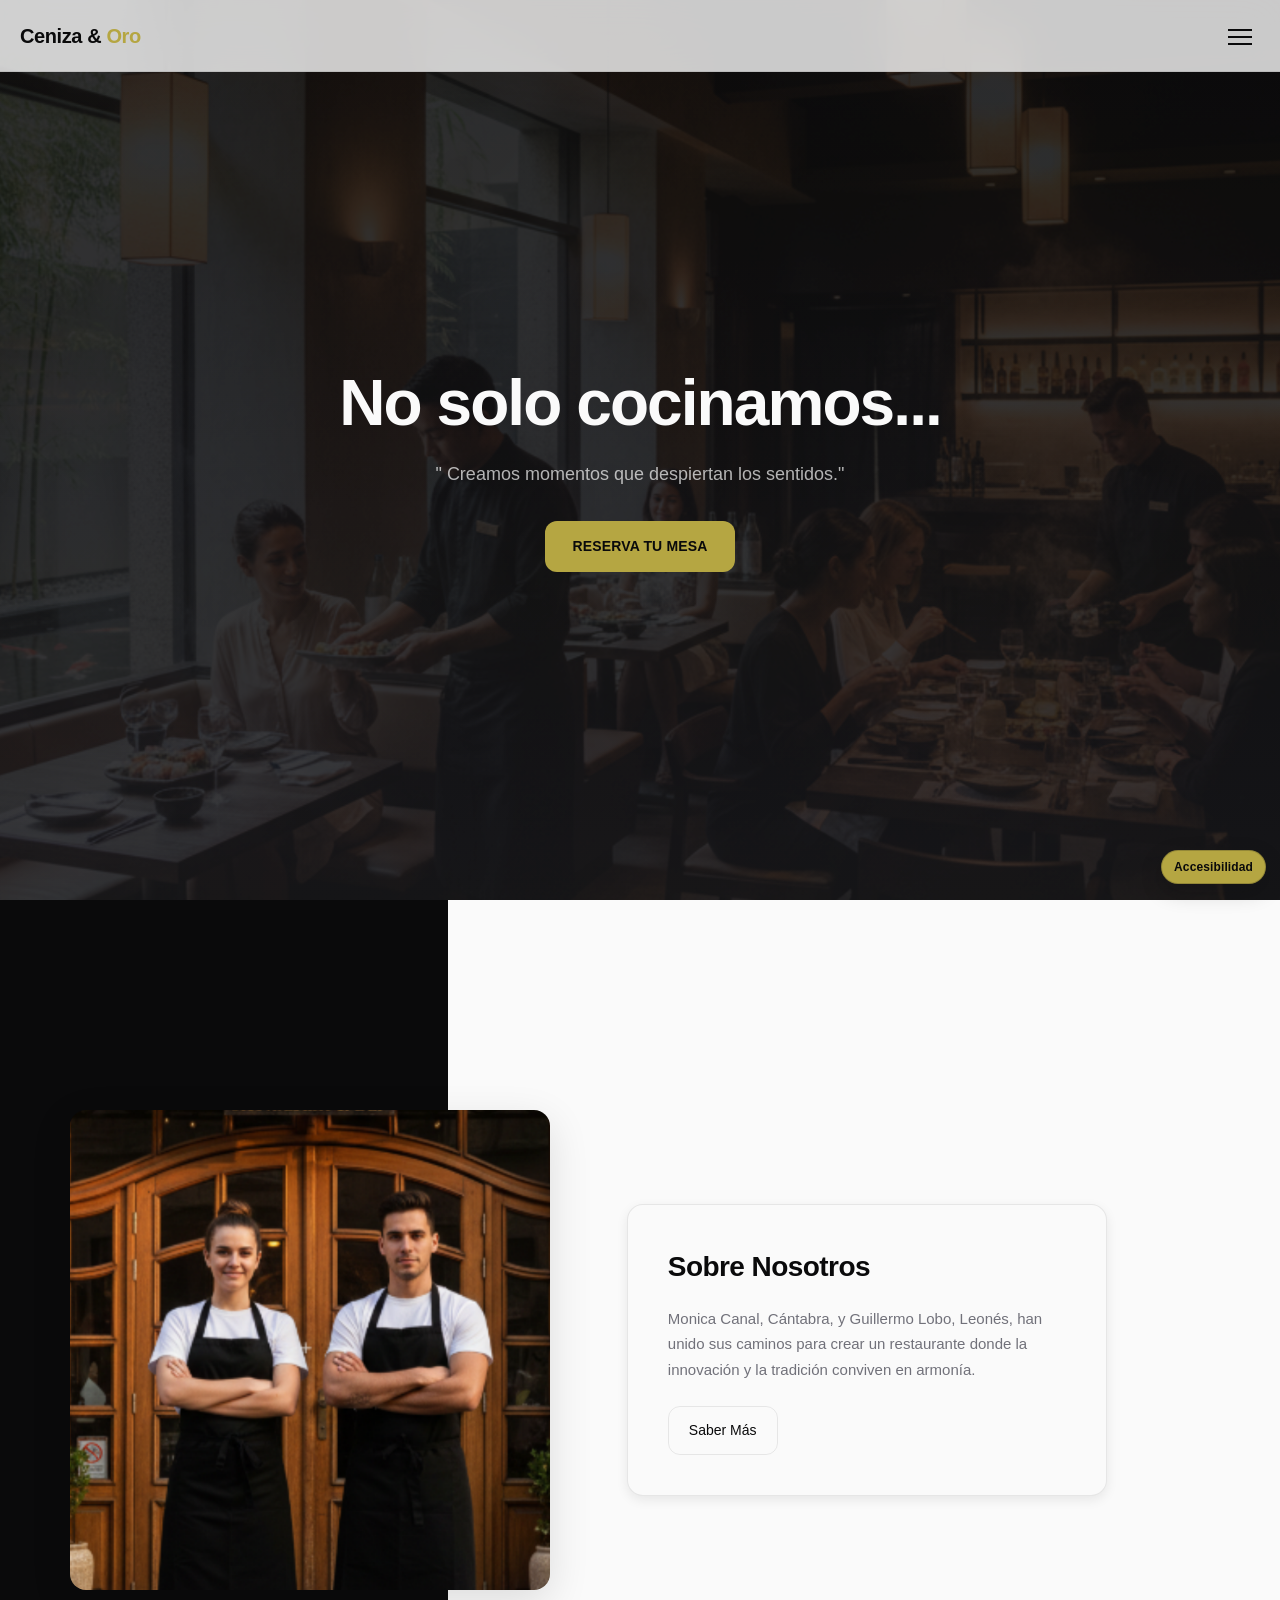
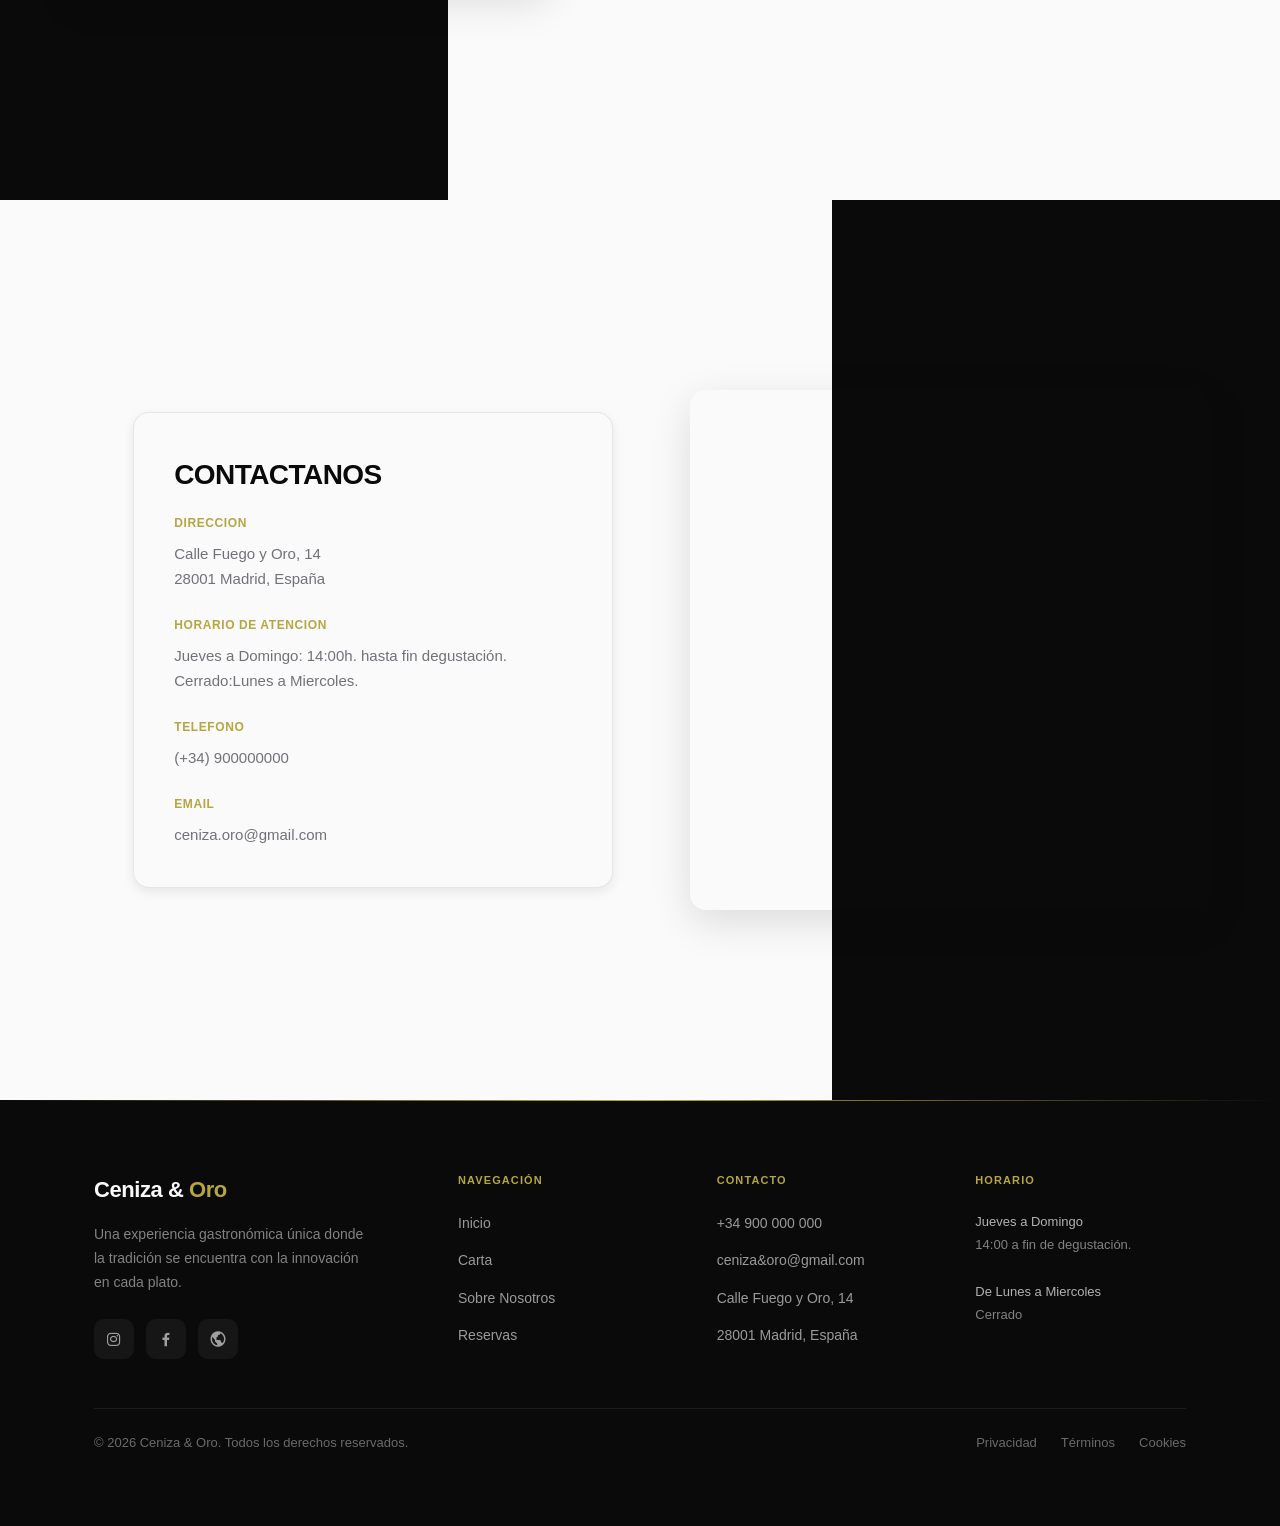
<file: index.html>
<!DOCTYPE html>
<html lang="es">

<head>
    <meta charset="UTF-8">
    <meta name="viewport" content="width=device-width, initial-scale=1.0">
    <link rel="shortcut icon" href="assets/logo.ico" type="image/x-icon">
    <link rel="stylesheet" href="css/style.css">
    <link href="https://cdn.jsdelivr.net/npm/boxicons@2.1.4/css/boxicons.min.css" rel="stylesheet">
    <title>web</title>

    <script src="js/header.js"></script>
    <script src="js/footer.js"></script>
    
    <link rel="stylesheet" href="css/header.css">
    <link rel="stylesheet" href="css/footer.css">
</head>

<body>
<!-- header compartido (se rellena con header.js) -->
<div id="header"></div>

    <!-- llamada a la accion: el boton tiene que llevar a reservar mesa -->
    <div class="cta">
        <div class="cta-content">
            <h1>No solo cocinamos...</h1>
            <p>" Creamos momentos que despiertan los sentidos."</p>
            <a class="cta-btn" href="html/reservar.html">RESERVA TU MESA</a>
        </div>
    </div>

    <section class="nosotros-seccion-principal">
        <div class="color-lateral"></div>

        <div class="nosotros-contenido">
            <div class="nosotros-imagen"></div>

            <div id="nosotros" class="jefes">
                <h3>Sobre Nosotros</h3>
                <p>
                    Monica Canal, Cántabra, y Guillermo Lobo, Leonés, han unido sus caminos para crear un restaurante donde la innovación y la tradición conviven en armonía.
                </p>
                <a class="nosotros-btn" href="html/sobreNosotros.html">Saber Más</a>
            </div>
        </div>
    </section>

    <section class="mapa-seccion-principal">
        <div class="color-lateral-derecha"></div>

        <div class="mapa-contenido">
            <iframe
                src="https://www.openstreetmap.org/export/embed.html?bbox=-3.7524%2C40.3833%2C-3.6552%2C40.4502&layer=mapnik&marker=40.4168%2C-3.7038"
                allowfullscreen>
            </iframe>

            <div class="informacion-contacto">
                <h2>CONTACTANOS</h2>

                <h4>Direccion</h4>
                <p>
                    Calle Fuego y Oro, 14 <br> 28001 Madrid, España
                </p>

                <h4>Horario de atencion</h4>
                <p>
                    Jueves a Domingo: 14:00h. hasta fin degustación. <br> Cerrado:Lunes a Miercoles.
                </p>

                <h4>Telefono</h4>
                <p>
                    (+34) 900000000
                </p>

                <h4>Email</h4>
                <p>
                    ceniza.oro@gmail.com
                </p>
            </div>
        </div>
    </section>

<div id="footer"></div>

</body>

</html>
</file>
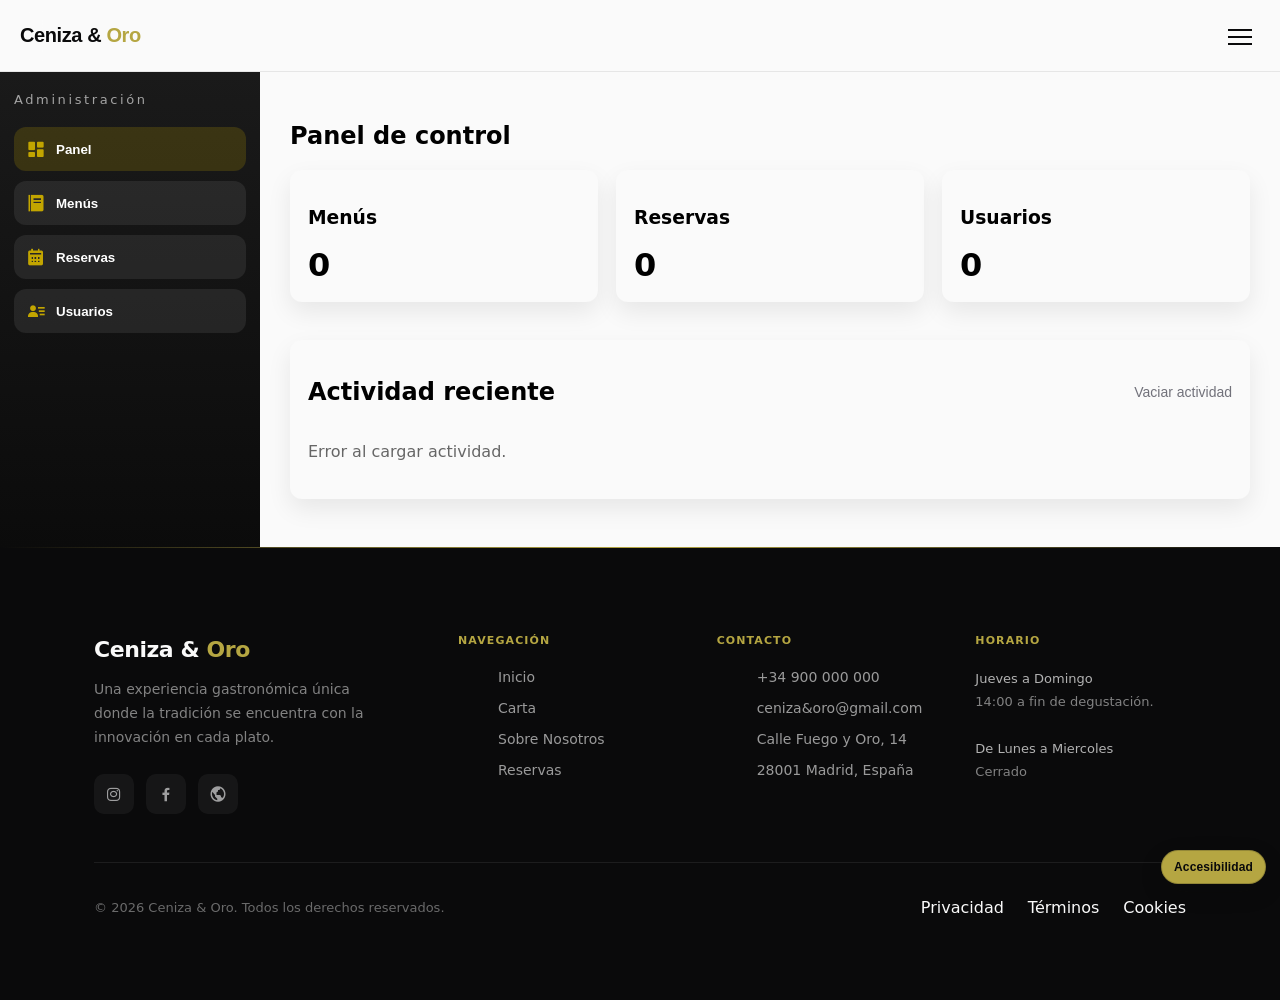
<file: html/admin.html>
<!DOCTYPE html>
<html lang="es">
<head>
  <meta charset="UTF-8">
  <meta name="viewport" content="width=device-width, initial-scale=1.0">



  <link rel="shortcut icon" href="../assets/logo.ico" type="image/x-icon">
  <link href="https://cdn.jsdelivr.net/npm/boxicons@2.1.4/css/boxicons.min.css" rel="stylesheet">



  <link rel="stylesheet" href="../css/admin.css">
  <link rel="stylesheet" href="../css/header.css">
  <link rel="stylesheet" href="../css/footer.css">
  <link rel="stylesheet" href="../css/toast.css">


  
  <title>Panel de Administración</title>

  <script src="../js/admin.js" ></script>
  <script src="../js/footer.js"></script>
</head>

<body class="pagina-admin">
  <!-- header compartido -->
  <div id="header"></div>
  <script src="../js/header.js"></script>

  <!-- estructura del panel: menu lateral a la izquierda + contenido principal a la derecha -->
  <div class="contenedor-admin">

    <!-- menu lateral para cambiar entre las 4 secciones -->
    <aside class="barra-lateral">
      <div class="titulo-barra">Administración</div>

      <nav class="menu-admin">
        <button class="activo" data-seccion="panel">
          <i class='bx bxs-dashboard'></i>
          <span>Panel</span>
        </button>

        <button data-seccion="menus">
          <i class='bx bxs-food-menu'></i>
          <span>Menús</span>
        </button>

        <button data-seccion="reservas">
          <i class='bx bxs-calendar'></i>
          <span>Reservas</span>
        </button>

        <button data-seccion="usuarios">
          <i class='bx bxs-user-detail'></i>
          <span>Usuarios</span>
        </button>

      </nav>
    </aside>

    <!-- aqui van las 4 secciones, admin.js muestra/esconde la que toca -->
    <main class="contenido-principal">

      <!-- SECCION PANEL: contadores + actividad reciente -->
      <section class="seccion activa" id="panel">
        <h1>Panel de control</h1>

        <!-- los 3 contadores de arriba (los rellena admin.js con un fetch) -->
        <div class="cuadricula-3">
          <div class="tarjeta mini">
            <h3>Menús</h3>
            <p id="contador-menus">0</p>
          </div>

          <div class="tarjeta mini">
            <h3>Reservas</h3>
            <p id="contador-reservas">0</p>
          </div>

          <div class="tarjeta mini">
            <h3>Usuarios</h3>
            <p id="contador-usuarios">0</p>
          </div>
        </div>

        <!-- historial de acciones del admin con boton para vaciarlo -->
        <div class="tarjeta">
          <div class="actividad-encabezado">
            <h2>Actividad reciente</h2>
            <button type="button" id="btnVaciarActividad" class="btn-cabecera">Vaciar actividad</button>
          </div>
          <div id="actividadRecienteLista">
            <p class="subtitulo">Cargando actividad…</p>
          </div>
        </div>
      </section>

      <!-- SECCION MENUS: formulario para crear/editar + tabla -->
      <section class="seccion" id="menus">
        <h1>Menús</h1>

        <div class="cuadricula-2">
          <!-- formulario para crear un menu nuevo (el js lo cambia a editar cuando toque) -->
          <div class="tarjeta">
            <h2 id="titulo-form-menu">Crear menú</h2>

            <form id="formMenu" action="../php/menu_guardar.php" method="POST">
              <!-- id oculto, solo se rellena cuando estamos editando un menu -->
              <input type="hidden" id="id_menu_editar" name="id_menu" value="">

              <div class="fila-formulario">
                <label for="nombre_menu">Nombre</label>
                <input id="nombre_menu" name="nombre" type="text" placeholder="Ej: Menú Primavera" required>
              </div>

              <div class="fila-formulario">
                <label for="temporada_menu">Temporada</label>
                <input id="temporada_menu" name="temporada" type="text" placeholder="Ej: Renacer" required>
              </div>

              <div class="fila-formulario">
                <label for="imagen_ruta_menu">Ruta imagen</label>
                <input id="imagen_ruta_menu" name="imagen_ruta" type="text" placeholder="assets/primavera.png" required>
              </div>

              <div class="fila-formulario">
                <label for="id_plato_menu">Plato</label>
                <select id="id_plato_menu" name="id_plato" required>
                  <option value="">Cargando platos…</option>
                </select>
              </div>
              <div class="fila-formulario">
                <label for="desc_plato_menu">Descripción del plato</label>
                <input id="desc_plato_menu" name="desc_plato" type="text" placeholder="Ej: Sopa fría de tomate verde" required>
              </div>

              <div class="fila-formulario">
                <label for="id_vino_menu">Vino (maridaje)</label>
                <select id="id_vino_menu" name="id_vino" required>
                  <option value="">Cargando vinos…</option>
                </select>
              </div>
              <div class="fila-formulario">
                <label for="nombre_vino_menu">Nombre del vino</label>
                <input id="nombre_vino_menu" name="nombre_vino" type="text" placeholder="Ej: Txacoli" required>
              </div>

              <button class="btn-cabecera btn-crear-menu" id="btn_guardar_menu" type="submit">Crear</button>
            </form>
          </div>

          <!-- tabla con los menus, la rellena admin.js cargando del php -->
          <div class="tarjeta">
            <h2>Lista de menús</h2>

            <table class="tabla">
              <thead>
                <tr>
                  <th>ID</th>
                  <th>Nombre</th>
                  <th>Temporada</th>
                  <th>Plato</th>
                  <th>Vino</th>
                  <th>Acciones</th>
                </tr>
              </thead>
              <tbody id="tablaMenusBody">
                <tr><td colspan="6">Cargando…</td></tr>
              </tbody>
            </table>
          </div>
        </div>
      </section>

      <!-- SECCION RESERVAS: filtros + tabla + modal para editar -->
      <section class="seccion" id="reservas">
        <h1>Reservas</h1>

        <div class="tarjeta">
          <h2>Reservas del sistema</h2>

          <!-- filtros para buscar por mes, dia exacto o estado -->
          <div class="filtros-reservas filtros-pill">
            <div class="filtro-item">
              <i class='bx bx-calendar'></i>
              <select id="filtroMes" class="filtro-select">
                <option value="">Todos los meses</option>
                <option value="1">Enero</option>
                <option value="2">Febrero</option>
                <option value="3">Marzo</option>
                <option value="4">Abril</option>
                <option value="5">Mayo</option>
                <option value="6">Junio</option>
                <option value="7">Julio</option>
                <option value="8">Agosto</option>
                <option value="9">Septiembre</option>
                <option value="10">Octubre</option>
                <option value="11">Noviembre</option>
                <option value="12">Diciembre</option>
              </select>
            </div>

            <div class="filtro-item">
              <i class='bx bx-calendar-event'></i>
              <input type="date" id="filtroDia" class="filtro-select filtro-fecha" title="Día exacto">
            </div>

            <div class="filtro-item">
              <i class='bx bx-filter-alt'></i>
              <select id="filtroEstado" class="filtro-select">
                <option value="">Todos los estados</option>
                <option value="pendiente">Pendientes</option>
                <option value="confirmada">Confirmadas</option>
                <option value="cancelada">Canceladas</option>
              </select>
            </div>

            <button type="button" id="btnLimpiarFiltros" class="btn-cabecera btn-limpiar-filtros">Limpiar</button>
          </div>

          <table class="tabla">
            <thead>
              <tr>
                <th>ID</th>
                <th>Usuario</th>
                <th>Mesa</th>
                <th>Fecha</th>
                <th>Hora</th>
                <th>Comensales</th>
                <th>Estado</th>
                <th>Acciones</th>
              </tr>
            </thead>
            <tbody id="tablaReservasBody">
              <tr><td colspan="8">Cargando reservas…</td></tr>
            </tbody>
          </table>
        </div>

        <!-- modal para editar reservas (esta oculto con hidden hasta que se pulsa editar) -->
        <div id="modalEditarReserva" class="modal-overlay" hidden>
          <div class="modal-caja tarjeta">
            <h2>Editar reserva</h2>

            <div class="fila-formulario">
              <label for="edit_fecha">Fecha</label>
              <input type="date" id="edit_fecha">
            </div>

            <div class="fila-formulario">
              <label for="edit_hora">Hora</label>
              <select id="edit_hora">
                <option value="14:00">14:00 — Menú degustación</option>
              </select>
            </div>

            <div class="fila-formulario">
              <label for="edit_mesa">Mesa disponible</label>
              <select id="edit_mesa">
                <option value="">— elige fecha y hora primero —</option>
              </select>
            </div>

            <div class="fila-formulario">
              <label for="edit_estado">Estado</label>
              <select id="edit_estado">
                <option value="pendiente">Pendiente</option>
                <option value="confirmada">Confirmada</option>
                <option value="cancelada">Cancelada</option>
              </select>
            </div>

            <div class="acciones modal-acciones">
              <button class="boton" id="btnGuardarEdicion">Guardar cambios</button>
              <button class="boton secundario" id="btnCerrarModal">Cancelar</button>
            </div>
          </div>
        </div>
      </section>

      <!-- SECCION USUARIOS: tabla + modales (editar y ver detalles) -->
      <section class="seccion" id="usuarios">
        <h1>Usuarios</h1>

        <div class="tarjeta">
          <h2>Lista de usuarios</h2>

          <table class="tabla">
            <thead>
              <tr>
                <th>ID</th>
                <th>Nombre</th>
                <th>Email</th>
                <th>Rol</th>
                <th>Acciones</th>
              </tr>
            </thead>
            <tbody id="tablaUsuariosBody">
              <tr><td colspan="5">Cargando usuarios…</td></tr>
            </tbody>
          </table>
        </div>

        <!-- modal para editar nombre, email y rol del usuario -->
        <div id="modalEditarUsuario" class="modal-overlay" hidden>
          <div class="modal-caja tarjeta">
            <h2>Editar usuario</h2>

            <div class="fila-formulario">
              <label for="eu_nombre">Nombre</label>
              <input type="text" id="eu_nombre" placeholder="Nombre">
            </div>

            <div class="fila-formulario">
              <label for="eu_email">Email</label>
              <input type="email" id="eu_email" placeholder="email@ejemplo.com">
            </div>

            <div class="fila-formulario">
              <label for="eu_rol">Rol</label>
              <select id="eu_rol">
                <option value="cliente">Cliente</option>
                <option value="admin">Admin</option>
              </select>
            </div>

            <div class="acciones modal-acciones">
              <button class="boton" id="btnGuardarUsuario">Guardar cambios</button>
              <button class="boton secundario" id="btnCerrarModalUsuario">Cancelar</button>
            </div>
          </div>
        </div>

        <!-- modal con los datos del usuario y la tabla de sus reservas -->
        <div id="modalDetallesUsuario" class="modal-overlay" hidden>
          <div class="modal-caja tarjeta modal-caja-ancha">
            <h2>Detalles del usuario</h2>
            <div id="detallesUsuarioInfo"></div>

            <h3 class="titulo-reservas-usuario">Reservas del usuario</h3>
            <table class="tabla">
              <thead>
                <tr>
                  <th>ID</th>
                  <th>Mesa</th>
                  <th>Fecha</th>
                  <th>Hora</th>
                  <th>Estado</th>
                </tr>
              </thead>
              <tbody id="detallesUsuarioReservas">
                <tr><td colspan="5">Sin reservas.</td></tr>
              </tbody>
            </table>

            <div class="acciones modal-acciones">
              <button class="boton secundario" id="btnCerrarDetallesUsuario">Cerrar</button>
            </div>
          </div>
        </div>
      </section>

    </main>
  </div>
<!-- footer compartido (lo carga footer.js) -->
<div id="footer"></div>





</body>
</html>
</file>
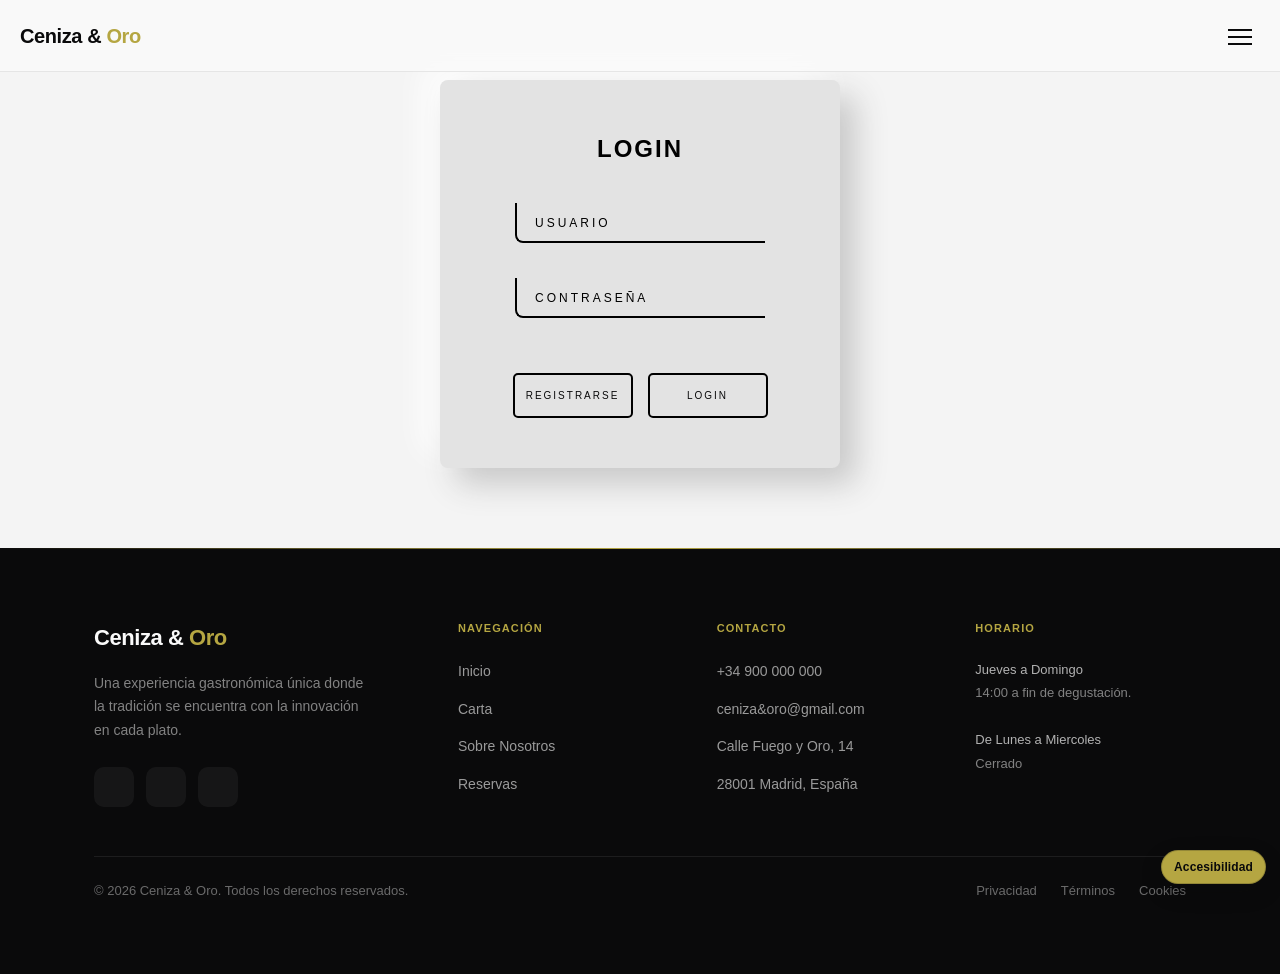
<file: html/login.html>
<!DOCTYPE html>
<html lang="es">
<head>
    <meta charset="UTF-8">
    <meta name="viewport" content="width=device-width, initial-scale=1.0">


    <link rel="stylesheet" href="../css/style.css"> 
    <link rel="stylesheet" href="../css/login.css">
    <link rel="stylesheet" href="../css/header.css">
    <link rel="stylesheet" href="../css/footer.css">
    <link rel="stylesheet" href="../css/toast.css">

    <title>Login — Ceniza & Oro</title>

    <script src="../js/header.js"></script>
    <script src="../js/footer.js"></script>
</head>
<body>
    <!-- header (lo rellena header.js) -->
    <div id="header"></div>

    <!-- formulario de login -->
    <main class="container">
        <div class="card">
            <form action="../php/login.php" method="POST">
                <h2 class="login">Login</h2>

                <div class="inputBox">
                    <input type="text" name="usuario" id="usuario" required="required">
                    <span class="user">Usuario</span>
                </div>

                <div class="inputBox">
                    <input type="password" name="password" id="password" required="required">
                    <span>Contraseña</span>
                </div>

                <!-- boton para ir al registro y boton para enviar el formulario -->
                <div id="btn">
                    <a class="enter" href="register.html">Registrarse</a>
                    <button type="submit" class="enter">LOGIN</button>
                </div>
            </form>
        </div>
    </main>

    <!-- footer compartido -->
    <div id="footer"></div>

    <!-- script para el toast cuando vienes del registro (?registro=ok) -->
    <script src="../js/login-toast-registro.js"></script>

    <!-- recordar los datos del Administrador en el navegador
         (asi no tiene que escribir el usuario y la contraseña cada vez) -->
    <script>
        // al cargar la pagina, si ya guardamos antes los datos del admin los ponemos.
        // los miro por separado por si solo hay uno guardado .
        window.addEventListener('DOMContentLoaded', function () {
            var u = localStorage.getItem('admin_user');
            var p = localStorage.getItem('admin_pass');
            if (u) document.getElementById('usuario').value = u;
            if (p) document.getElementById('password').value = p;
        });

        // cuando se envia el formulario, si el usuario es el Administrador guardamos
        // sus datos para la proxima vez. el trim() es por si escribe un espacio sin querer
        document.querySelector('form').addEventListener('submit', function () {
            var u = document.getElementById('usuario').value.trim();
            var p = document.getElementById('password').value;
            if (u === 'Administrador') {
                localStorage.setItem('admin_user', u);
                localStorage.setItem('admin_pass', p);
            }
        });
    </script>
</body>
</html>
</file>
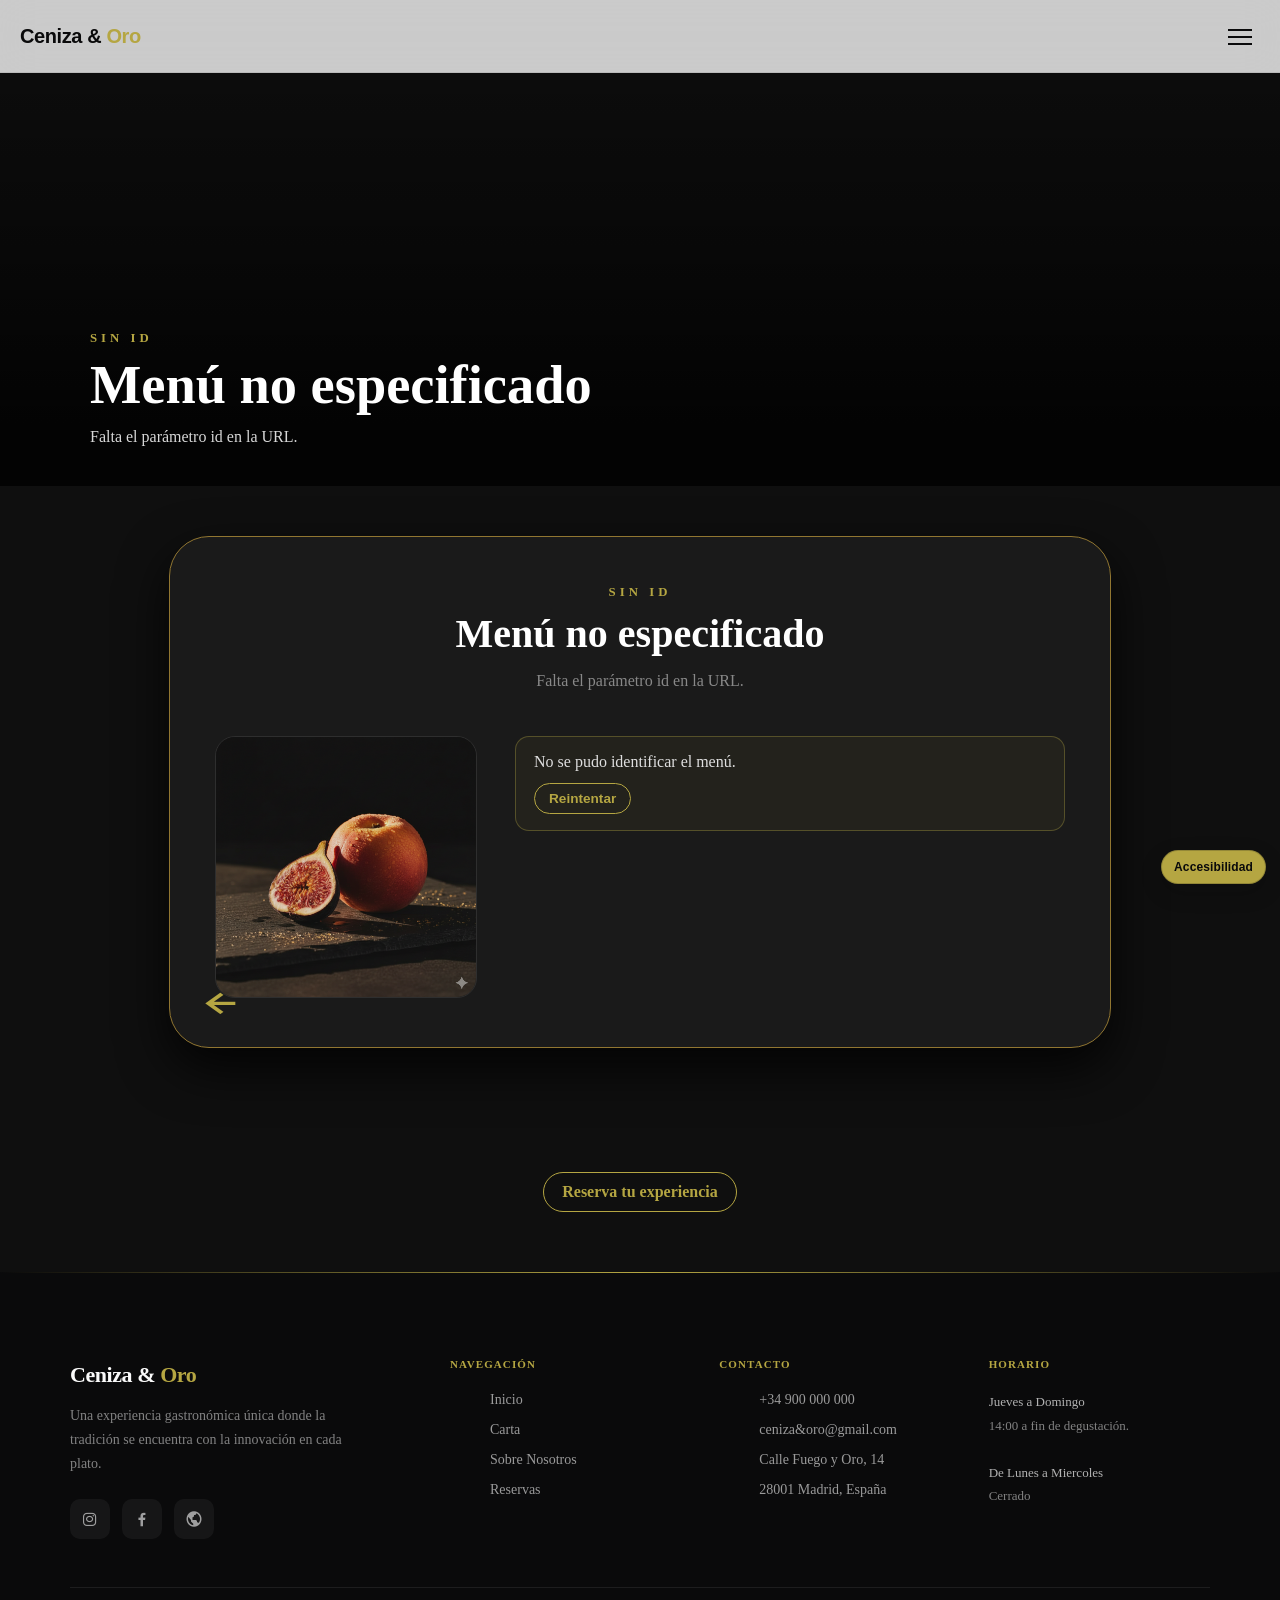
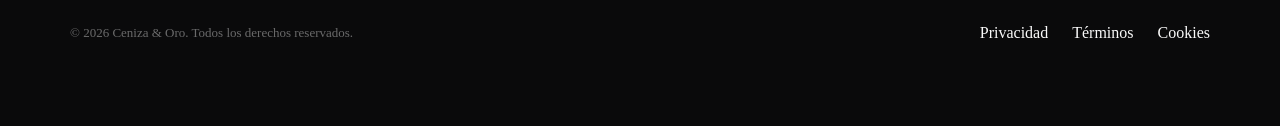
<file: html/menu-detalle.html>
<!DOCTYPE html>
<html lang="es">
<head>
  <meta charset="UTF-8" />
  <meta name="viewport" content="width=device-width, initial-scale=1.0" />
  <title>Menú — Ceniza & Oro</title>
  <link href="https://cdn.jsdelivr.net/npm/boxicons@2.1.4/css/boxicons.min.css" rel="stylesheet">

  <link rel="stylesheet" href="../css/menus.css?v=2">
  <link rel="stylesheet" href="../css/menu-detalle.css?v=2">
  <link rel="stylesheet" href="../css/header.css">
  <link rel="stylesheet" href="../css/footer.css">

  <script src="../js/header.js"></script>
  <script src="../js/footer.js"></script>
  <script src="../js/menu-detalle-dinamico.js?v=4"></script>
</head>
<body>
  <!-- header compartido -->
  <div id="header"></div>

  <!-- hero (imagen grande de arriba). los textos los rellena menu-detalle-dinamico.js -->
  <section class="menu-hero" id="menuHero">
    <div class="menu-hero-overlay"></div>
    <div class="menu-hero-content">
      <span class="menu-hero-season" id="heroTemporada">Cargando...</span>
      <h1 class="menu-hero-title" id="heroNombre">Menú</h1>
      <p class="menu-hero-sub" id="heroSub">Cargando datos del menú.</p>
    </div>
  </section>

  <!-- contenido del menu (titulo, precio, imagen y lista de pases) -->
  <main class="menu-detalle-container">
    <header class="menu-header">
      <span class="season-label" id="menuTemporada">Cargando...</span>
      <h1 id="menuNombre">Menú</h1>
      <p class="intro-text" id="menuIntro">Cargando datos del menú.</p>
      <!-- el precio sale solo si el menu tiene precio guardado en la base de datos -->
      <div class="menu-price-corner" id="menuPrecioWrap" style="display:none;">
        <p class="menu-price" id="menuPrecio"></p>
      </div>
    </header>

    <div class="menu-content">
      <div class="menu-image">
        <!-- imagen por defecto, el js la cambia por la del menu real -->
        <img id="menuImagen" src="../assets/verano.png" alt="Imagen del menú">
      </div>

      <!-- los pases se rellenan con javascript (skeletons mientras carga) -->
      <div class="platos-lista" id="listaPases">
        <p>Cargando platos...</p>
      </div>
    </div>

    <!-- flecha dorada para volver a menus.html (esquina abajo izq dentro del cuadro) -->
    <a href="menus.html" class="volver-menus" title="Volver a menus">
      <i class='bx bx-left-arrow-alt'></i>
    </a>
  </main>

  <!-- boton para ir a reservar  -->
  <div class="reserva-cta-menus">
    <a href="reservar.html" class="btn-mision-cta">Reserva tu experiencia</a>
  </div>

  <!-- footer compartido -->
  <div id="footer"></div>
</body>
</html>
</file>
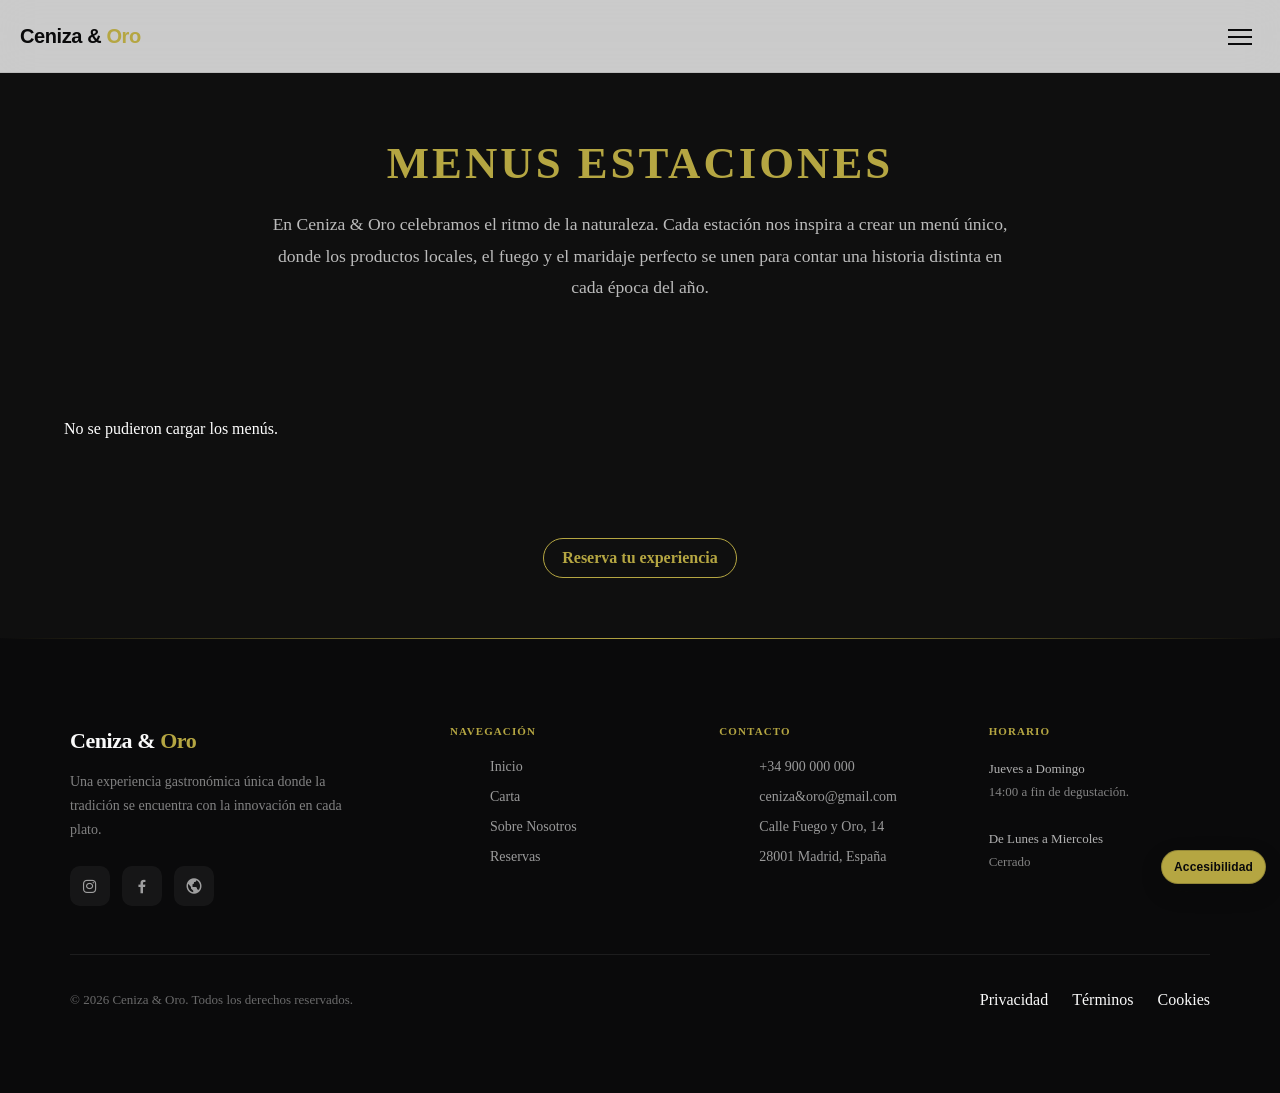
<file: html/menus.html>
<!DOCTYPE html>
<html lang="es">

<head>
  <meta charset="UTF-8" />
  <meta name="viewport" content="width=device-width, initial-scale=1.0" />
  <title>Menús y Maridajes — Ceniza & Oro</title>

  <link rel="stylesheet" href="../css/header.css">
  <link rel="stylesheet" href="../css/footer.css">
  <link rel="stylesheet" href="../css/menus.css" />

  <link href="https://cdn.jsdelivr.net/npm/boxicons@2.1.4/css/boxicons.min.css" rel="stylesheet">
  <script src="../js/menus-dinamicos.js?v=2"></script>
  <script src="../js/header.js"></script>
  <script src="../js/footer.js"></script>
</head>

<body>
  <!-- header compartido -->
  <div id="header"></div>

  <!-- titulo y texto de bienvenida de la pagina de menus -->
  <section class="intro-menu">
    <h1>Menus Estaciones</h1>
    <p class="intro-text">
      En Ceniza &amp; Oro celebramos el ritmo de la naturaleza. Cada estación nos inspira a crear
      un menú único, donde los productos locales, el fuego y el maridaje perfecto se unen
      para contar una historia distinta en cada época del año.
    </p>
  </section>

  <!-- este section lo rellena menus-dinamicos.js con las cards desde la base de datos -->
  <section class="menu-estaciones" id="menu-estaciones-dinamico"></section>

  <!-- boton para ir a reservar  -->
  <div class="reserva-cta-menus">
    <a href="reservar.html" class="btn-mision-cta">Reserva tu experiencia</a>
  </div>

  <!-- footer compartido -->
  <div id="footer"></div>

</body>

</html>
</file>
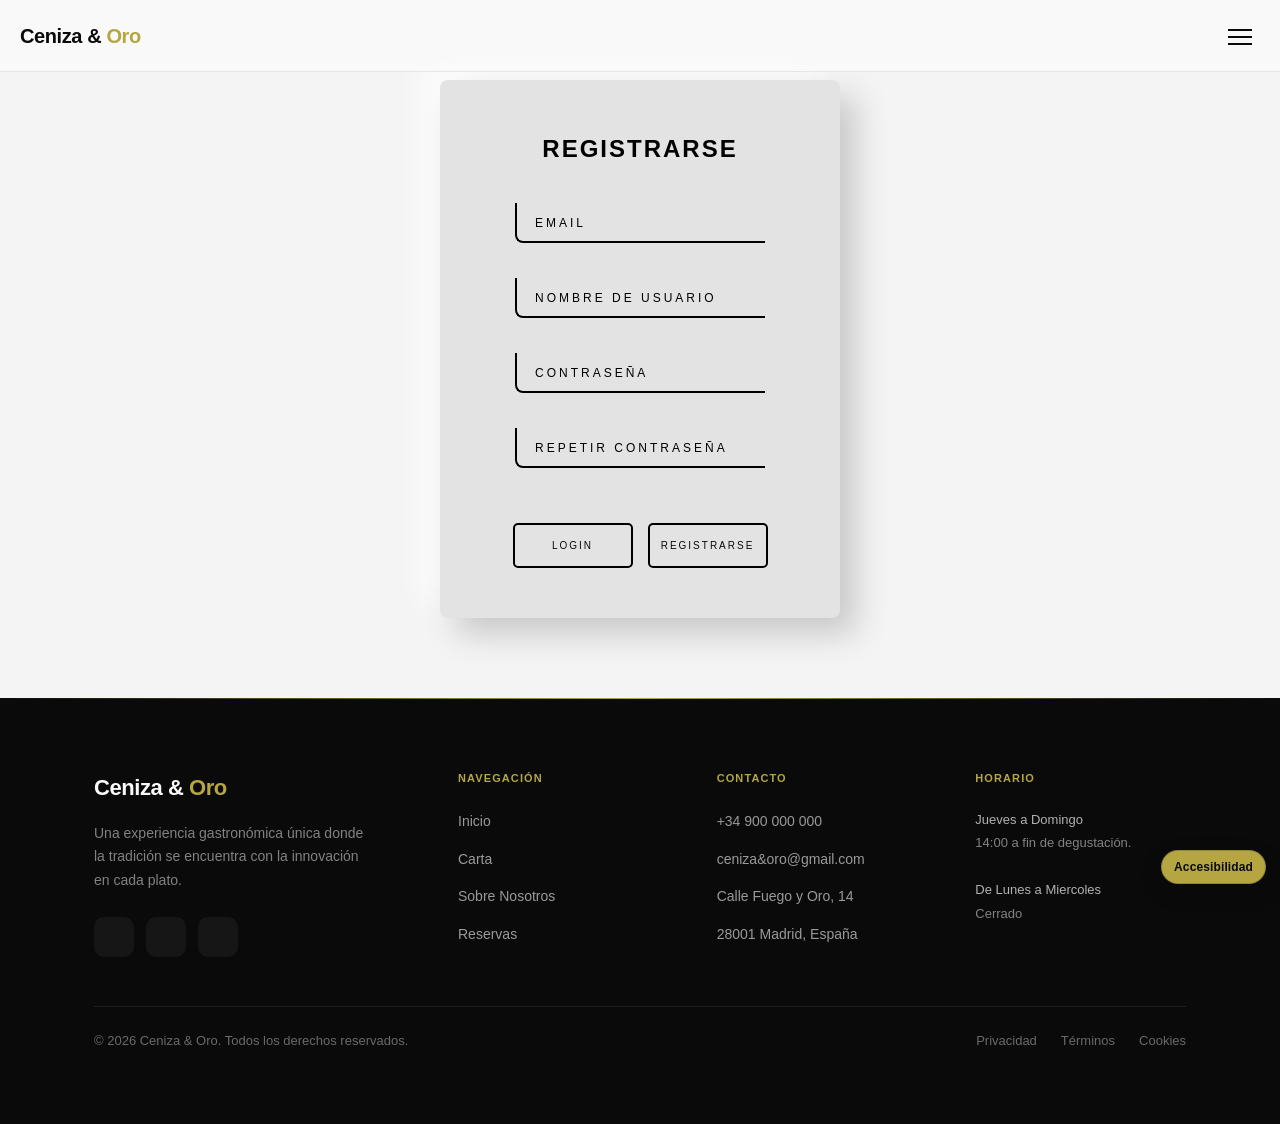
<file: html/register.html>
<!DOCTYPE html>
<html lang="es">
<head>
    <meta charset="UTF-8">
    <meta name="viewport" content="width=device-width, initial-scale=1.0">

    <link rel="stylesheet" href="../css/style.css">
    <link rel="stylesheet" href="../css/login.css">
    <link rel="stylesheet" href="../css/toast.css">
    <link rel="stylesheet" href="../css/header.css">
    <link rel="stylesheet" href="../css/footer.css">

    <title>Registro — Ceniza &amp; Oro</title>

    <script src="../js/header.js"></script>
    <script src="../js/footer.js"></script>
</head>
<body>
    <!-- header compartido -->
    <div id="header"></div>

    <!-- formulario para registrar un usuario nuevo -->
    <main class="container">
        <div class="card">
            <form action="../php/register.php" method="POST">
                <h2 class="login">Registrarse</h2>

                <!-- email -->
                <div class="inputBox">
                    <input type="email" name="email" id="email" required="required">
                    <span>Email</span>
                </div>

                <!-- nombre de usuario para iniciar sesion -->
                <div class="inputBox">
                    <input type="text" name="usuario" id="usuario" required="required">
                    <span>Nombre de usuario</span>
                </div>

                <!-- contraseña -->
                <div class="inputBox">
                    <input type="password" name="password" id="password" required="required">
                    <span>Contraseña</span>
                </div>

                <!-- repetir contraseña (el php comprueba que sean iguales) -->
                <div class="inputBox">
                    <input type="password" name="password2" id="password2" required="required">
                    <span>Repetir contraseña</span>
                </div>

                <div id="btn">
                    <a class="enter" href="login.html">LOGIN</a>
                    <button type="submit" class="enter">Registrarse</button>
                </div>
            </form>
        </div>
    </main>

    <!-- footer compartido -->
    <div id="footer"></div>

</body>
</html>
</file>
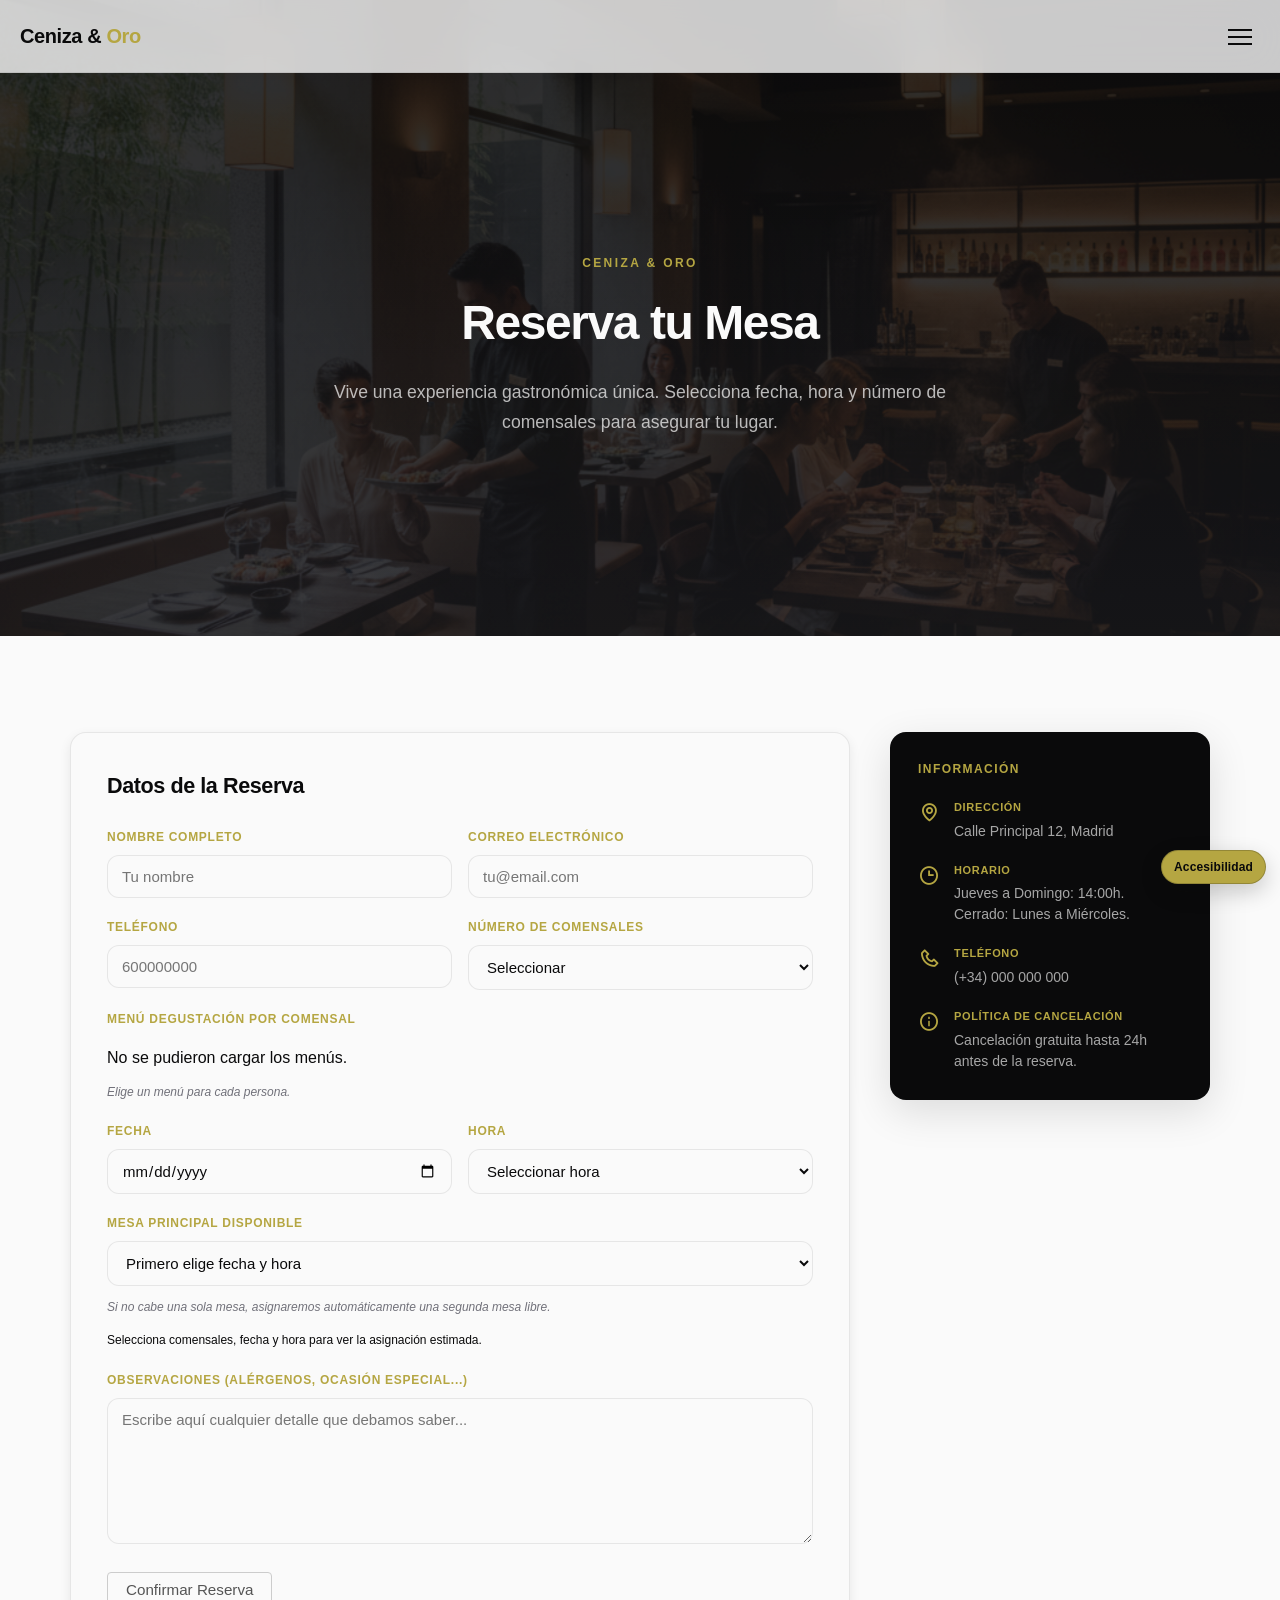
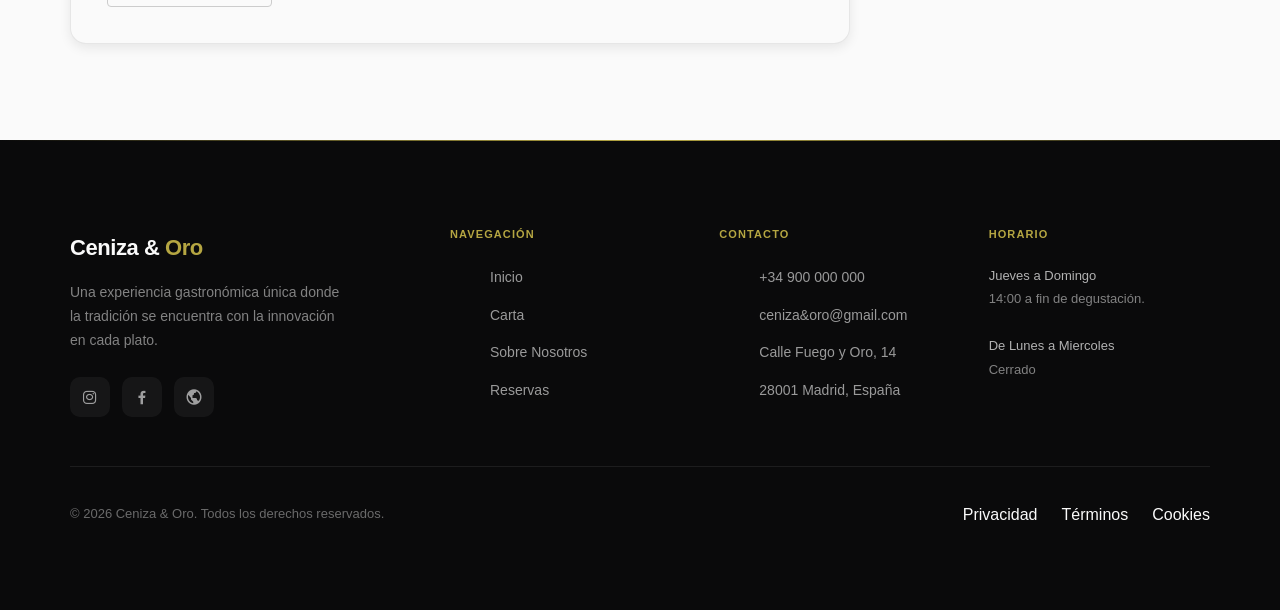
<file: html/reservar.html>
<!DOCTYPE html>
<html lang="es">
<head>
    
        <meta charset="UTF-8">
        <meta name="viewport" content="width=device-width, initial-scale=1.0">
        <link href="https://cdn.jsdelivr.net/npm/boxicons@2.1.4/css/boxicons.min.css" rel="stylesheet">
        <title>Ceniza & Oro — Reserva tu Mesa</title>
    
        <link rel="stylesheet" href="../css/header.css">
        <link rel="stylesheet" href="../css/footer.css">
        <link rel="stylesheet" href="../css/reservar.css">
        <link rel="stylesheet" href="../css/toast.css">

        
        
        <script src="../js/header.js"></script>
        <script src="../js/footer.js"></script> 
</head>
<body>
    <!-- header compartido -->
    <div id="header"></div>

    <!-- hero pequeño con el titulo de la pagina -->
    <section class="reserva-hero">
        <div class="reserva-hero-content">
            <p class="reserva-subtitulo">CENIZA & ORO</p>
            <h1>Reserva tu Mesa</h1>
            <p class="reserva-descripcion">Vive una experiencia gastron&oacute;mica &uacute;nica. Selecciona fecha, hora y n&uacute;mero de comensales para asegurar tu lugar.</p>
        </div>
    </section>

    <!-- formulario para hacer la reserva (lo procesa procesar_reserva.php) -->
    <section class="reserva-seccion">
        <div class="reserva-contenedor">

            <div class="reserva-formulario-wrapper">
                <h2>Datos de la Reserva</h2>
                <form class="reserva-form" id="reservaForm" action="../php/procesar_reserva.php" method="POST">

                    <div class="form-fila">
                        <div class="form-grupo">
                            <label for="nombre">Nombre completo</label>
                            <input type="text" id="nombre" name="nombre" placeholder="Tu nombre" required minlength="2" maxlength="60" pattern="[A-Za-zÁÉÍÓÚáéíóúÑñÜü\s]+" title="Solo letras y espacios">
                        </div>
                        <div class="form-grupo">
                            <label for="email">Correo electr&oacute;nico</label>
                            <input type="email" id="email" name="email" placeholder="tu@email.com" required maxlength="100" pattern="^[A-Za-z0-9._%+-]+@[A-Za-z0-9.-]+\.[A-Za-z]{2,}$" title="Introduce un correo válido, por ejemplo: nombre@dominio.com" inputmode="email" autocomplete="email">
                        </div>
                    </div>

                    <div class="form-fila">
                        <div class="form-grupo">
                            <label for="telefono">Tel&eacute;fono</label>
                            <input type="tel" id="telefono" name="telefono" placeholder="600000000" required pattern="[0-9]{9}" minlength="9" maxlength="9" inputmode="numeric" title="Introduce un teléfono de 9 números">
                        </div>
                        <div class="form-grupo">
                            <label for="comensales">N&uacute;mero de comensales</label>
                            <select id="comensales" name="comensales" required>
                                <option value="" disabled selected>Seleccionar</option>
                                <option value="1">1 persona</option>
                                <option value="2">2 personas</option>
                                <option value="3">3 personas</option>
                                <option value="4">4 personas</option>
                                <option value="5">5 personas</option>
                                <option value="6">6 personas</option>
                                <option value="7">7 personas</option>
                                <option value="8">8 personas</option>
                                <option value="9">9 personas</option>
                            </select>
                        </div>
                    </div>

                    <!-- los selects de menu por comensal los crea reserva-menus.js (uno por persona) -->
                    <div class="form-fila">
                        <div class="form-grupo form-grupo-full">
                            <label>Menú degustación por comensal</label>
                            <div id="menus-por-comensal"></div>
                            <p class="reserva-ayuda-menus">Elige un menú para cada persona.</p>
                        </div>
                    </div>


                    <div class="form-fila">
                        <div class="form-grupo">
                            <label for="fecha">Fecha</label>
                            <input type="date" id="fecha" name="fecha" required>
                        </div>
                        <div class="form-grupo">
                            <label for="hora">Hora</label>
                            <select id="hora" name="hora" required>
                             <option value="" disabled selected>Seleccionar hora</option>
                                <option value="14:00">14:00 — menú degustación</option>
                            </select>
                        </div>
                    </div>

                    <!-- el select de mesas lo rellena reserva-mesas.js segun fecha, hora y comensales -->
                    <div class="form-fila">
                        <div class="form-grupo form-grupo-full">
                            <label for="id_mesa">Mesa principal disponible</label>
                            <select id="id_mesa" name="id_mesa" required>
                                <option value="" disabled selected>Primero elige fecha y hora</option>
                            </select>
                            <p class="reserva-ayuda-menus">Si no cabe una sola mesa, asignaremos automáticamente una segunda mesa libre.</p>
                            <p class="reserva-ayuda-mesas" id="resumen-mesas">Selecciona comensales, fecha y hora para ver la asignación estimada.</p>
                        </div>
                    </div>

                    <div class="form-grupo form-grupo-full">
                        <label for="observaciones">Observaciones (al&eacute;rgenos, ocasi&oacute;n especial...)</label>
                        <textarea id="observaciones" name="observaciones" rows="4" placeholder="Escribe aqu&iacute; cualquier detalle que debamos saber..."></textarea>
                    </div>

                    <button type="submit" class="reserva-btn">
                        Confirmar Reserva
                        <i class='bx bx-right-arrow-alt'></i>
                    </button>

                </form>
            </div>

            <!-- bloque lateral con info util (direccion, telefono, etc) -->
            <aside class="reserva-info">
                <div class="reserva-info-card">
                    <h3>Informaci&oacute;n</h3>
                    <div class="info-item">
                        <i class='bx bx-map'></i>
                        <div>
                            <h4>Direcci&oacute;n</h4>
                            <p>Calle Principal 12, Madrid</p>
                        </div>
                    </div>
                    <div class="info-item">
                        <i class='bx bx-time'></i>
                        <div>
                            <h4>Horario</h4>
                            <p>Jueves a Domingo: 14:00h.<br>Cerrado: Lunes a Mi&eacute;rcoles.</p>
                        </div>
                    </div>
                    <div class="info-item">
                        <i class='bx bx-phone'></i>
                        <div>
                            <h4>Tel&eacute;fono</h4>
                            <p>(+34) 000 000 000</p>
                        </div>
                    </div>
                    <div class="info-item">
                        <i class='bx bx-info-circle'></i>
                        <div>
                            <h4>Pol&iacute;tica de cancelaci&oacute;n</h4>
                            <p>Cancelaci&oacute;n gratuita hasta 24h antes de la reserva.</p>
                        </div>
                    </div>
                </div>
            </aside>

        </div>
    </section>

    <!-- footer compartido -->
    <div id="footer"></div>

    <!-- scripts de validar el form, mostrar mensaje de ok, y cargar menus y mesas -->
    <script src="../js/reserva-validacion.js"></script>
    <script src="../js/reserva-exito.js"></script>
    <script src="../js/reserva-menus.js"></script>
    <script src="../js/reserva-mesas.js"></script>

    <!-- pone como fecha minima la de hoy para que no se puedan reservar dias ya pasados -->
    <script>
        document.addEventListener("DOMContentLoaded", function () {
            var inputFecha = document.getElementById("fecha");
            if (inputFecha) {
                inputFecha.min = new Date().toISOString().split("T")[0];
            }
        });
    </script>
</body>
</html>
</file>
<file: css/style.css>
/* este css marca el estilo general de la web de inicio */
/*   Paleta Minimalista */
:root {
  /* Colores principales - Solo 4 colores */
  --negro: #0a0a0b;
  --gris-oscuro: #18181b;
  --gris: #71717a;
  --blanco: #fafafa;
  --acento: #B5A642; /* Dorado cálido elegante */

  /* Colores derivados */
  --fondo: var(--blanco);
  --fondo-oscuro: var(--negro);
  --texto: var(--negro);
  --texto-suave: var(--gris);
  --texto-claro: var(--blanco);

  /* Bordes y sombras */
  --borde: rgba(10, 10, 11, 0.08);
  --borde-hover: rgba(10, 10, 11, 0.15);
  --sombra-suave: 0 1px 2px rgba(10, 10, 11, 0.04);
  --sombra-media: 0 4px 12px rgba(10, 10, 11, 0.08);
  --sombra-elevada: 0 12px 40px rgba(10, 10, 11, 0.12);

  /* Espaciado y medidas */
  --radio: 12px;
  --radio-lg: 16px;
  --ancho-max: 1140px;
  --alto-cabecera: 72px;

  /* Transiciones */
  --transicion: 0.2s cubic-bezier(0.4, 0, 0.2, 1);
}


*,
*::before,
*::after {
  box-sizing: border-box;
  margin: 0;
  padding: 0;
}

html {
  scroll-behavior: smooth;
  -webkit-font-smoothing: antialiased;
  -moz-osx-font-smoothing: grayscale;
}

body {
  font-family: "Inter", -apple-system, BlinkMacSystemFont, "Segoe UI", Roboto, sans-serif;
  font-size: 16px;
  line-height: 1.6;
  color: var(--texto);
  background: var(--fondo);
}

img {
  max-width: 100%;
  height: auto;
  display: block;
}

a {
  color: inherit;
  text-decoration: none;
}

.cabecera {
  position: fixed;
  top: 0;
  left: 0;
  right: 0;
  height: var(--alto-cabecera);
  z-index: 100;
  display: flex;
  align-items: center;
  justify-content: space-between;
  padding: 0 clamp(24px, 5vw, 48px);
  background: rgba(250, 250, 250, 0.8);
  backdrop-filter: blur(20px);
  -webkit-backdrop-filter: blur(20px);
  border-bottom: 1px solid var(--borde);
}

.logo h2 {
  font-size: 20px;
  font-weight: 700;
  letter-spacing: -0.02em;
  color: var(--texto);
}

.logo .oro {
  color: var(--acento);
}

.menu {
  display: flex;
  gap: 32px;
  list-style: none;
}

.menu a {
  font-size: 14px;
  font-weight: 500;
  color: var(--texto-suave);
  transition: color var(--transicion);
  position: relative;
}

.menu a::after {
  content: "";
  position: absolute;
  bottom: -4px;
  left: 0;
  width: 0;
  height: 1.5px;
  background: var(--acento);
  transition: width var(--transicion);
}

.menu a:hover {
  color: var(--texto);
}

.menu a:hover::after {
  width: 100%;
}

.cta {
  min-height: 100vh;
  display: flex;
  align-items: center;
  justify-content: center;
  padding: calc(var(--alto-cabecera) + 48px) 24px 80px;
  background: linear-gradient(to bottom, var(--fondo-oscuro), var(--gris-oscuro));
  position: relative;
  overflow: hidden;
}

.cta::before {
  content: "";
  position: absolute;
  inset: 0;
  background-image: url(../assets/cta-img.png);
  background-size: cover;
  background-position: center;
  opacity: 0.15;
}

.cta-content {
  position: relative;
  max-width: 720px;
  text-align: center;
  color: var(--texto-claro);
}

.cta-content h1 {
  font-size: clamp(2.5rem, 6vw, 4rem);
  font-weight: 700;
  letter-spacing: -0.03em;
  line-height: 1.1;
  margin-bottom: 20px;
}

.cta-content p {
  font-size: clamp(1rem, 2vw, 1.125rem);
  color: rgba(250, 250, 250, 0.7);
  line-height: 1.7;
  max-width: 540px;
  margin: 0 auto;
}

.cta-btn {
  display: inline-flex;
  align-items: center;
  gap: 8px;
  margin-top: 32px;
  padding: 14px 28px;
  background: var(--acento);
  color: var(--negro);
  font-size: 14px;
  font-weight: 600;
  letter-spacing: 0.01em;
  border-radius: var(--radio);
  transition: transform var(--transicion), box-shadow var(--transicion);
}

.cta-btn:hover {
  transform: translateY(-2px);
  box-shadow: 0 8px 24px rgba(212, 165, 116, 0.3);
}

.cta-btn:active {
  transform: translateY(0);
}

.nosotros-seccion-principal,
.mapa-seccion-principal {
  position: relative;
  min-height: 100vh;
  display: flex;
  align-items: center;
  padding: clamp(80px, 10vw, 120px) 24px;
}

.color-lateral,
.color-lateral-derecha {
  position: absolute;
  top: 0;
  bottom: 0;
  width: 35%;
  background: var(--fondo-oscuro);
  z-index: -1;
}

.color-lateral {
  left: 0;
}

.color-lateral-derecha {
  right: 0;
}

.nosotros-contenido,
.mapa-contenido {
  width: 100%;
  max-width: var(--ancho-max);
  margin: 0 auto;
  display: flex;
  align-items: center;
  gap: clamp(40px, 6vw, 80px);
}

.mapa-contenido {
  flex-direction: row-reverse;
}

.nosotros-imagen {
  flex: 1;
  aspect-ratio: 1;
  max-width: 480px;
  background: url(../assets/nosotros.png) no-repeat center;
  background-size: cover;
  border-radius: var(--radio-lg);
  box-shadow: var(--sombra-elevada);
}

.jefes,
.informacion-contacto {
  flex: 1;
  max-width: 480px;
  padding: clamp(28px, 4vw, 40px);
  background: var(--blanco);
  border: 1px solid var(--borde);
  border-radius: var(--radio-lg);
  box-shadow: var(--sombra-media);
}

.jefes h3,
.informacion-contacto h2 {
  font-size: clamp(1.5rem, 3vw, 1.75rem);
  font-weight: 700;
  letter-spacing: -0.02em;
  margin-bottom: 16px;
  color: var(--texto);
}

.jefes p,
.informacion-contacto p {
  font-size: 15px;
  line-height: 1.7;
  color: var(--texto-suave);
}

.informacion-contacto h4 {
  font-size: 12px;
  font-weight: 600;
  letter-spacing: 0.05em;
  text-transform: uppercase;
  color: var(--acento);
  margin-top: 24px;
  margin-bottom: 8px;
}

.informacion-contacto h4:first-of-type {
  margin-top: 0;
}

.nosotros-btn {
  display: inline-flex;
  align-items: center;
  gap: 6px;
  margin-top: 24px;
  padding: 12px 20px;
  font-size: 14px;
  font-weight: 500;
  color: var(--texto);
  background: transparent;
  border: 1px solid var(--borde);
  border-radius: var(--radio);
  transition: all var(--transicion);
}

.nosotros-btn:hover {
  border-color: var(--acento);
  color: var(--acento);
}

/* Modo accesibilidad para bloques de inicio (sobre nosotros + contacto) */
body.accesibilidad-on .nosotros-seccion-principal,
body.accesibilidad-on .mapa-seccion-principal {
  background: #080808 !important;
}

body.accesibilidad-on .jefes,
body.accesibilidad-on .informacion-contacto {
  background: #080808 !important;
  border-color: rgba(255, 216, 77, 0.35) !important;
}

body.accesibilidad-on .jefes h3,
body.accesibilidad-on .informacion-contacto h2,
body.accesibilidad-on .informacion-contacto h4,
body.accesibilidad-on .jefes p,
body.accesibilidad-on .informacion-contacto p,
body.accesibilidad-on .nosotros-btn {
  color: #ffd84d !important;
}

body.accesibilidad-on .nosotros-btn {
  border-color: #ffd84d !important;
}

.mapa-contenido iframe {
  flex: 1;
  aspect-ratio: 1;
  max-width: 520px;
  width: 100%;
  border: none;
  border-radius: var(--radio-lg);
  box-shadow: var(--sombra-elevada);
}

.footer {
  background: var(--fondo-oscuro);
  color: var(--texto-claro);
  position: relative;
}

.footer::before {
  content: "";
  position: absolute;
  top: 0;
  left: 0;
  right: 0;
  height: 1px;
  background: linear-gradient(90deg, transparent, var(--acento), transparent);
}

.footer-container {
  max-width: var(--ancho-max);
  margin: 0 auto;
  padding: clamp(48px, 8vw, 72px) 24px;
}

.footer-grid {
  display: grid;
  grid-template-columns: 1.5fr 1fr 1fr 1fr;
  gap: 48px;
  padding-bottom: 48px;
  border-bottom: 1px solid rgba(250, 250, 250, 0.08);
}

.footer-brand {
  max-width: 280px;
}

.footer-brand h2 {
  font-size: 22px;
  font-weight: 700;
  letter-spacing: -0.02em;
  margin-bottom: 16px;
}

.footer-brand h2 span {
  color: var(--acento);
}

.footer-brand p {
  font-size: 14px;
  line-height: 1.7;
  color: rgba(250, 250, 250, 0.5);
  margin-bottom: 24px;
}

.footer-social {
  display: flex;
  gap: 12px;
}

.footer-social a {
  display: flex;
  align-items: center;
  justify-content: center;
  width: 40px;
  height: 40px;
  border-radius: 10px;
  background: rgba(250, 250, 250, 0.05);
  color: rgba(250, 250, 250, 0.6);
  font-size: 18px;
  transition: all var(--transicion);
}

.footer-social a:hover {
  background: var(--acento);
  color: var(--negro);
  transform: translateY(-2px);
}

.footer-column h4 {
  font-size: 11px;
  font-weight: 600;
  letter-spacing: 0.1em;
  text-transform: uppercase;
  color: var(--acento);
  margin-bottom: 20px;
}

.footer-column ul {
  list-style: none;
}

.footer-column li {
  margin-bottom: 12px;
}

.footer-column a {
  font-size: 14px;
  color: rgba(250, 250, 250, 0.6);
  transition: color var(--transicion);
}

.footer-column a:hover {
  color: var(--texto-claro);
}

/* Horario especial */
.footer-schedule {
  font-size: 13px;
  line-height: 1.8;
  color: rgba(250, 250, 250, 0.5);
}

.footer-schedule span {
  display: block;
  color: rgba(250, 250, 250, 0.7);
  font-weight: 500;
}

.footer-bottom {
  display: flex;
  justify-content: space-between;
  align-items: center;
  padding-top: 24px;
  gap: 24px;
}

.footer-bottom p {
  font-size: 13px;
  color: rgba(250, 250, 250, 0.4);
}

.footer-legal {
  display: flex;
  gap: 24px;
}

.footer-legal a {
  font-size: 13px;
  color: rgba(250, 250, 250, 0.4);
  transition: color var(--transicion);
}

.footer-legal a:hover {
  color: var(--acento);
}

/* Responsive style: desde 968px hacia abajo (tablet/móvil ancho) */
@media (max-width: 968px) {
  .cabecera {
    padding: 0 20px;
  }

  .menu {
    gap: 20px;
  }

  .menu a {
    font-size: 13px;
  }

  .nosotros-contenido,
  .mapa-contenido {
    flex-direction: column;
    text-align: center;
  }

  .nosotros-imagen,
  .mapa-contenido iframe {
    max-width: 100%;
    width: 100%;
  }

  .jefes,
  .informacion-contacto {
    max-width: 100%;
    width: 100%;
  }

  .color-lateral,
  .color-lateral-derecha {
    display: none;
  }

  .footer-grid {
    grid-template-columns: 1fr 1fr;
    gap: 40px;
  }

  .footer-brand {
    grid-column: 1 / -1;
    max-width: 100%;
    text-align: center;
  }

  .footer-social {
    justify-content: center;
  }

  .footer-column {
    text-align: center;
  }

  .footer-bottom {
    flex-direction: column;
    text-align: center;
  }
}

/* Responsive style: desde 540px hacia abajo (móvil ancho) */
@media (max-width: 540px) {
  .logo h2 {
    font-size: 18px;
  }

  .menu {
    gap: 16px;
  }

  .cta-btn {
    width: 100%;
    justify-content: center;
  }

  .jefes,
  .informacion-contacto {
    padding: 24px;
  }
}
</file>
<file: css/header.css>
/* este css controla la cabecera compartida y su menú */

:root {
  --negro: #0a0a0b;
  --gris: #71717a;
  --blanco: #fafafa;
  --acento: #B5A642;

  --texto: var(--negro);
  --texto-suave: var(--gris);
  --borde: rgba(10, 10, 11, 0.08);
  --transicion: 0.2s cubic-bezier(0.4, 0, 0.2, 1);
  --alto-cabecera: 72px;
}



/*  HEADer */
a {
  color: inherit;
  text-decoration: none;
}
.cabecera {
  position: fixed;
  top: 0;
  left: 0;
  right: 0;
  height: var(--alto-cabecera);
  z-index: 100;
  display: flex;
  align-items: center;
  justify-content: space-between;
  padding: 0 clamp(24px, 5vw, 48px);
  background: rgba(250, 250, 250, 0.8);
  backdrop-filter: blur(20px);
  -webkit-backdrop-filter: blur(20px);
  border-bottom: 1px solid var(--borde);
}

.logo h2 {
  font-size: 20px;
  font-weight: 700;
  letter-spacing: -0.02em;
  color: var(--texto);
  font-family: "Inter", -apple-system, BlinkMacSystemFont, "Segoe UI", Roboto, sans-serif;
}

.logo .oro {
  color: var(--acento);
}

.logo-link{
  display: inline-block;
  color: inherit;
  text-decoration: none;
  cursor: pointer;
}

.menu {
  display: flex;
  gap: 32px;
  list-style: none;
}

.menu-toggle {
  display: none;
  width: 40px;
  height: 40px;
  border: 0;
  background: transparent;
  cursor: pointer;
  padding: 8px;
}

.menu-toggle span {
  display: block;
  width: 100%;
  height: 2px;
  margin: 5px 0;
  background: var(--texto);
  transition: transform var(--transicion), opacity var(--transicion);
  transform-origin: center;
}

.menu-toggle[aria-expanded="true"] span:nth-child(1) {
  transform: translateY(7px) rotate(45deg);
}

.menu-toggle[aria-expanded="true"] span:nth-child(2) {
  opacity: 0;
}

.menu-toggle[aria-expanded="true"] span:nth-child(3) {
  transform: translateY(-7px) rotate(-45deg);
}

.menu a {
  font-size: 14px;
  font-weight: 500;
  color: var(--texto-suave);
  transition: color var(--transicion);
  position: relative;
}

.menu a::after {
  content: "";
  position: absolute;
  bottom: -4px;
  left: 0;
  width: 0;
  height: 1.5px;
  background: var(--acento);
  transition: width var(--transicion);
}

.menu a:hover {
  color: var(--texto);
}

.menu a:hover::after {
  width: 100%;
}

.btn-accesibilidad {
  font-size: 14px;
  font-weight: 600;
  color: var(--texto-suave);
  border: 1px solid rgba(10, 10, 11, 0.2);
  border-radius: 999px;
  background: transparent;
  padding: 6px 10px;
  cursor: pointer;
  transition: color var(--transicion), border-color var(--transicion), background var(--transicion);
}

.btn-accesibilidad:hover {
  color: var(--texto);
  border-color: var(--acento);
}

.btn-accesibilidad[aria-pressed="true"] {
  color: var(--texto);
  border-color: var(--acento);
  background: rgba(212, 165, 116, 0.18);
}

.btn-accesibilidad-float {
  position: fixed;
  right: 16px;
  bottom: 20px;
  z-index: 999;
  padding: 10px 14px;
  border: 1px solid rgba(10, 10, 11, 0.2);
  border-radius: 999px;
  background: var(--acento);
  color: var(--negro);
  font-size: 13px;
  font-weight: 700;
  letter-spacing: 0.01em;
  cursor: pointer;
  box-shadow: 0 8px 22px rgba(10, 10, 11, 0.2);
  transition: transform var(--transicion), box-shadow var(--transicion), opacity var(--transicion);
}

.btn-accesibilidad-float:hover {
  transform: translateY(-2px);
  box-shadow: 0 10px 26px rgba(10, 10, 11, 0.24);
}

.btn-accesibilidad-float[aria-pressed="true"] {
  background: var(--negro);
  color: var(--acento);
  border-color: var(--acento);
}

body.accesibilidad-on {
  background-color: #080808 !important;
  color: #ffd84d !important;
}

body.accesibilidad-on,
body.accesibilidad-on * {
  text-transform: uppercase !important;
}

body.accesibilidad-on p,
body.accesibilidad-on h1,
body.accesibilidad-on h2,
body.accesibilidad-on h3,
body.accesibilidad-on h4,
body.accesibilidad-on h5,
body.accesibilidad-on h6,
body.accesibilidad-on span,
body.accesibilidad-on li,
body.accesibilidad-on small,
body.accesibilidad-on label,
body.accesibilidad-on blockquote,
body.accesibilidad-on input,
body.accesibilidad-on textarea,
body.accesibilidad-on select,
body.accesibilidad-on button,
body.accesibilidad-on a {
  color: #ffd84d !important;
}

body.accesibilidad-on a {
  text-decoration-color: #ffd84d !important;
}

body.accesibilidad-on .cabecera,
body.accesibilidad-on .menu {
  background: rgba(8, 8, 8, 0.95) !important;
  border-color: rgba(255, 216, 77, 0.35) !important;
}

body.accesibilidad-on .btn-accesibilidad {
  color: #ffd84d !important;
  border-color: #ffd84d !important;
}

body.accesibilidad-on .btn-accesibilidad-float {
  color: #080808 !important;
  background: #ffd84d !important;
  border-color: #ffd84d !important;
}

/* en modo accesibilidad las 3 rayitas de la hamburguesa eran negras y no se veian
   sobre el fondo oscuro, asi que las pongo en amarillo igual que el resto */
body.accesibilidad-on .menu-toggle span {
  background: #ffd84d !important;
}

/* Responsive */
@media (max-width: 1280px) {
  .cabecera {
    padding: 0 20px;
  }

  .menu-toggle {
    display: block;
  }

  .menu {
    position: absolute;
    top: var(--alto-cabecera);
    right: 0;
    left: 0;
    display: flex;
    flex-direction: column;
    gap: 14px;
    padding: 16px 20px 20px;
    background: rgba(250, 250, 250, 0.98);
    border-bottom: 1px solid var(--borde);
    opacity: 0;
    transform: translateY(-10px);
    max-height: 0;
    overflow: hidden;
    pointer-events: none;
    transition: opacity 0.25s ease, transform 0.25s ease, max-height 0.28s ease;
  }

  .menu.menu-abierto {
    opacity: 1;
    transform: translateY(0);
    max-height: 340px;
    pointer-events: auto;
  }

  .menu a {
    font-size: 14px;
  }

  .btn-accesibilidad {
    font-size: 13px;
    width: fit-content;
  }

  .btn-accesibilidad-float {
    right: 14px;
    bottom: 16px;
    font-size: 12px;
    padding: 9px 12px;
  }
}
/* Móviles muy estrechos (≤540px): el título del logo un poco más pequeño
   (20px → 18px) para que quepa bien junto al menú hamburguesa. */
@media (max-width: 540px) {
  .logo h2 {
    font-size: 18px;
  }

  .menu {
    gap: 12px;
    padding: 14px 16px 18px;
  }
}

/* enlace "Volver a la web" solo en panel admin (body.pagina-admin) */
li.solo-en-admin {
  display: none;
}

body.pagina-admin li.solo-en-admin {
  display: list-item;
}
</file>
<file: css/footer.css>
/* este css da forma al footer  de todas las páginas */
:root {
  /* Colores principales - Solo 4 colores */
  --negro: #0a0a0b;
  --gris-oscuro: #18181b;
  --gris: #71717a;
  --blanco: #fafafa;
  --acento: #B5A642; /* Dorado cálido elegante */

  /* Colores derivados */
  --fondo: var(--blanco);
  --fondo-oscuro: var(--negro);
  --texto: var(--negro);
  --texto-suave: var(--gris);
  --texto-claro: var(--blanco);

  /* Bordes y sombras */
  --borde: rgba(10, 10, 11, 0.08);
  --borde-hover: rgba(10, 10, 11, 0.15);
  --sombra-suave: 0 1px 2px rgba(10, 10, 11, 0.04);
  --sombra-media: 0 4px 12px rgba(10, 10, 11, 0.08);
  --sombra-elevada: 0 12px 40px rgba(10, 10, 11, 0.12);

  /* Espaciado y medidas */
  --radio: 12px;
  --radio-lg: 16px;
  --ancho-max: 1140px;
  --alto-cabecera: 72px;

  /* Transiciones */
  --transicion: 0.2s cubic-bezier(0.4, 0, 0.2, 1);
}:root {
  /* Colores principales - Solo 4 colores */
  --negro: #0a0a0b;
  --gris-oscuro: #18181b;
  --gris: #71717a;
  --blanco: #fafafa;
  --acento: #B5A642; /* Dorado cálido elegante */

  /* Colores derivados */
  --fondo: var(--blanco);
  --fondo-oscuro: var(--negro);
  --texto: var(--negro);
  --texto-suave: var(--gris);
  --texto-claro: var(--blanco);

  /* Bordes y sombras */
  --borde: rgba(10, 10, 11, 0.08);
  --borde-hover: rgba(10, 10, 11, 0.15);
  --sombra-suave: 0 1px 2px rgba(10, 10, 11, 0.04);
  --sombra-media: 0 4px 12px rgba(10, 10, 11, 0.08);
  --sombra-elevada: 0 12px 40px rgba(10, 10, 11, 0.12);

  /* Espaciado y medidas */
  --radio: 12px;
  --radio-lg: 16px;
  --ancho-max: 1140px;
  --alto-cabecera: 72px;

  /* Transiciones */
  --transicion: 0.2s cubic-bezier(0.4, 0, 0.2, 1);
}
.footer {
  background: var(--fondo-oscuro);
  color: var(--texto-claro);
  position: relative;
}
.footer::before {
  content: "";
  position: absolute;
  top: 0;
  left: 0;
  right: 0;
  height: 1px;
  background: linear-gradient(90deg, transparent, var(--acento), transparent);
}
/* Degradado horizontal: transparente | dorado acento | transparente (línea superior del footer) */
.footer-container {
  max-width: var(--ancho-max);
  margin: 0 auto;
  padding: clamp(48px, 8vw, 72px) 24px;
}

.footer-grid {
  display: grid;
  grid-template-columns: 1.5fr 1fr 1fr 1fr;
  gap: 48px;
  padding-bottom: 48px;
  border-bottom: 1px solid rgba(250, 250, 250, 0.08);
}

.footer-brand {
  max-width: 280px;
}
.footer-brand h2 {
  font-size: 22px;
  font-weight: 700;
  letter-spacing: -0.02em;
  margin-bottom: 16px;
}
.footer-brand h2 span {
  color: var(--acento);
}

.footer-brand a{
  color: inherit;
  text-decoration: none;
}

.footer-brand p {
  font-size: 14px;
  line-height: 1.7;
  color: rgba(250, 250, 250, 0.5);
  margin-bottom: 24px;
}
.footer-social {
  display: flex;
  gap: 12px;
}

.footer-social a {
  display: flex;
  align-items: center;
  justify-content: center;
  width: 40px;
  height: 40px;
  border-radius: 10px;
  background: rgba(250, 250, 250, 0.05);
  color: rgba(250, 250, 250, 0.6);
  font-size: 18px;
  transition: all var(--transicion);
}
.footer-social a:hover {
  background: var(--acento);
  color: var(--negro);
  transform: translateY(-2px);
}

.footer-column h4 {
  font-size: 11px;
  font-weight: 600;
  letter-spacing: 0.1em;
  text-transform: uppercase;
  color: var(--acento);
  margin-bottom: 20px;
}
.footer-column ul {
  list-style: none;
}

.footer-column li {
  margin-bottom: 12px;
}

.footer-column a {
  font-size: 14px;
  color: rgba(250, 250, 250, 0.6);
  transition: color var(--transicion);
}

.footer-column a:hover {
  color: var(--texto-claro);
}
/* Horario especial */
.footer-schedule {
  font-size: 13px;
  line-height: 1.8;
  color: rgba(250, 250, 250, 0.5);
}
.footer-schedule span {
  display: block;
  color: rgba(250, 250, 250, 0.7);
  font-weight: 500;
}
.footer-bottom {
  display: flex;
  justify-content: space-between;
  align-items: center;
  padding-top: 24px;
  gap: 24px;
}

.footer-bottom p {
  font-size: 13px;
  color: rgba(250, 250, 250, 0.4);
}

.footer-legal {
  display: flex;
  gap: 24px;
}

/* Modo accesibilidad para footer */
body.accesibilidad-on .footer {
  background: #080808 !important;
  color: #ffd84d !important;
}

body.accesibilidad-on .footer::before {
  background: linear-gradient(90deg, transparent, #ffd84d, transparent) !important;
}

body.accesibilidad-on .footer-grid {
  border-bottom-color: rgba(255, 216, 77, 0.35) !important;
}

body.accesibilidad-on .footer-brand h2,
body.accesibilidad-on .footer-brand h2 span,
body.accesibilidad-on .footer-brand p,
body.accesibilidad-on .footer-column h4,
body.accesibilidad-on .footer-column a,
body.accesibilidad-on .footer-schedule,
body.accesibilidad-on .footer-schedule span,
body.accesibilidad-on .footer-bottom p,
body.accesibilidad-on .footer a {
  color: #ffd84d !important;
}

body.accesibilidad-on .footer-social a {
  background: rgba(255, 216, 77, 0.15) !important;
  color: #ffd84d !important;
  border: 1px solid rgba(255, 216, 77, 0.45) !important;
}

body.accesibilidad-on .footer-social a:hover {
  background: #ffd84d !important;
  color: #080808 !important;
}
/* Responsive footer: desde 968px hacia abajo (tablet/móvil ancho) */
@media (max-width: 968px) {
 .footer-grid {
    grid-template-columns: 1fr 1fr;
    gap: 40px;
  }

  .footer-brand {
    grid-column: 1 / -1;
    max-width: 100%;
    text-align: center;
  }

  .footer-social {
    justify-content: center;
  }

  .footer-column {
    text-align: center;
  }

  .footer-bottom {
    flex-direction: column;
    text-align: center;
  }
}
</file>
<file: css/admin.css>
/* este css organiza todo el panel de administración */
:root{
  --oro:#c2a500;
  --oscuro:#1a1a1a;
  --fondo:#f4f4f4;
  --blanco:#ffffff;
  /* misma altura que la cabecera compartida (header.css --alto-cabecera) */
  --alto-encabezado:var(--alto-cabecera, 72px);
  --ancho-barra:260px;
  --radio:14px;
}

*{ box-sizing:border-box; }

body{
  margin:0;
  font-family:system-ui, Arial, sans-serif;
  background:var(--fondo);
}

.contenedor-admin{
  padding-top:var(--alto-encabezado);
  display:flex;
}

.barra-lateral{
  position:fixed;
  top:var(--alto-encabezado);
  left:0;
  width:var(--ancho-barra);
  height:calc(100vh - var(--alto-encabezado));
  background:linear-gradient(180deg,var(--oscuro),#000);
  color:#fff;
  padding:20px 14px;
}

.titulo-barra{
  font-size:13px;
  letter-spacing:0.2em;
  opacity:.6;
  margin-bottom:20px;
}

.menu-admin{
  display:flex;
  flex-direction:column;
  gap:10px;
}

.menu-admin button{
  border:none;
  background:rgba(255,255,255,0.08);
  color:#fff;
  padding:12px;
  border-radius:12px;
  display:flex;
  align-items:center;
  gap:10px;
  font-weight:700;
  cursor:pointer;
}

.menu-admin button i{
  color:var(--oro);
  font-size:20px;
}

.menu-admin button.activo{
  background:rgba(194,165,0,0.2);
}

.contenido-principal{
  margin-left:var(--ancho-barra);
  padding:30px;
  width:calc(100% - var(--ancho-barra));
}

.seccion{ display:none; }
.seccion.activa{ display:block; }

.subtitulo{
  color:#666;
  margin-bottom:20px;
}

.tarjeta{
  background:var(--blanco);
  border-radius:var(--radio);
  padding:18px;
  box-shadow:0 10px 25px rgba(0,0,0,0.08);
  margin-bottom:18px;
}

.cuadricula-2{
  display:grid;
  grid-template-columns:1fr 1fr;
  gap:18px;
}

.cuadricula-3{
  display:grid;
  grid-template-columns:repeat(3,1fr);
  gap:18px;
  margin-bottom:20px;
}

.mini p{
  font-size:32px;
  font-weight:900;
  margin:0;
}

.fila-formulario{
  display:flex;
  flex-direction:column;
  gap:6px;
  margin-bottom:12px;
}

input, textarea, select{
  padding:12px;
  border-radius:12px;
  border:1px solid #ccc;
}

.boton{
  padding:12px 14px;
  border-radius:12px;
  border:none;
  background:var(--oro);
  font-weight:900;
  cursor:pointer;
}

.boton.secundario{
  background:#eee;
}

.boton.peligro{
  background:#e74c3c;
  color:#fff;
}

.tabla{
  width:100%;
  border-collapse:collapse;
}

.tabla th, .tabla td{
  padding:10px;
  border-bottom:1px solid #ddd;
}

.acciones{
  display:flex;
  gap:8px;
  flex-wrap:wrap;
}

/* ── Tarjetas de Actividad Reciente ── */
.actividad-item{
  display:flex;
  align-items:flex-start;
  gap:12px;
  padding:12px 0;
  border-bottom:1px solid #f0f0f0;
}

.actividad-item:last-child{ border-bottom:none; }

.actividad-icono{
  font-size:22px;
  min-width:30px;
  text-align:center;
  padding-top:2px;
}

.actividad-cuerpo{
  display:flex;
  flex-direction:column;
  gap:3px;
}

.actividad-titulo{
  font-weight:700;
  font-size:14px;
  color:var(--oscuro);
}

.actividad-mensaje{
  font-size:13px;
  color:#555;
}

.actividad-fecha{
  font-size:12px;
  color:#aaa;
}

/* ── Switch (Ajustes) ── */
.ajuste-switch{
  display:flex;
  justify-content:space-between;
  align-items:center;
  padding:10px 0;
  border-bottom:1px solid #f0f0f0;
  font-size:14px;
}

.ajuste-switch:last-of-type{ border-bottom:none; }

.switch{
  position:relative;
  display:inline-block;
  width:42px;
  height:24px;
}

.switch input{ opacity:0; width:0; height:0; }

.slider{
  position:absolute;
  cursor:pointer;
  inset:0;
  background:#ccc;
  border-radius:24px;
  transition:.3s;
}

.slider::before{
  content:"";
  position:absolute;
  height:18px;
  width:18px;
  left:3px;
  bottom:3px;
  background:#fff;
  border-radius:50%;
  transition:.3s;
}

.switch input:checked + .slider{ background:var(--oro); }
.switch input:checked + .slider::before{ transform:translateX(18px); }

/* ── Modo oscuro básico (panel) ── */
body.tema-oscuro{
  background:#1a1a1a;
  color:#fafafa;
}

body.tema-oscuro .tarjeta{
  background:#2a2a2a;
  color:#fafafa;
}

body.tema-oscuro .tabla th,
body.tema-oscuro .tabla td{
  border-bottom:1px solid #444;
  color:#fafafa;
}

body.tema-oscuro input,
body.tema-oscuro select,
body.tema-oscuro textarea{
  background:#333;
  color:#fafafa;
  border-color:#555;
}

/* ── Modal editar reserva ── */
.modal-overlay{
  position:fixed;
  inset:0;
  background:rgba(0,0,0,0.55);
  z-index:2000;
  display:flex;
  align-items:center;
  justify-content:center;
}

.modal-caja{
  width:100%;
  max-width:420px;
  border-radius:var(--radio);
}

.modal-overlay[hidden] {
    display: none !important;
}

/* Botones de cabecera estilo enlaces del header */
.btn-cabecera {
  padding: 0;
  margin-left: 10px;
  background: transparent;
  border: none;
  text-decoration: none;
  font-size: 14px;
  font-weight: 500;
  color: #71717a;
  transition: color 0.2s cubic-bezier(0.4, 0, 0.2, 1);
  position: relative;
}

.btn-cabecera::after {
  content: "";
  position: absolute;
  bottom: -4px;
  left: 0;
  width: 0;
  height: 1.5px;
  background: #B5A642;
  transition: width 0.2s cubic-bezier(0.4, 0, 0.2, 1);
}

.btn-cabecera:hover {
  color: #0a0a0b;
}

.btn-cabecera:hover::after {
  width: 100%;
}

.btn-crear-menu{
  margin-left: 0;
  cursor: pointer;
}

/* Botón Crear / Guardar menú: aspecto de botón real (no como enlace gris .btn-cabecera) */
#formMenu .btn-crear-menu {
  display: inline-block;
  margin-top: 10px;
  padding: 12px 22px;
  background: var(--oro);
  color: #0a0a0b;
  font-weight: 800;
  font-size: 15px;
  border-radius: 12px;
  border: none;
  cursor: pointer;
  text-decoration: none;
  box-shadow: 0 4px 14px rgba(194, 165, 0, 0.35);
}

#formMenu .btn-crear-menu:hover {
  color: #0a0a0b;
  filter: brightness(1.05);
}

#formMenu .btn-crear-menu::after {
  display: none;
}

/* Extraído de estilos inline de admin.html */
.filtros-reservas {
  display: flex;
  gap: 15px;
  align-items: center;
  margin-bottom: 20px;
}

.filtro-select {
  padding: 8px;
  border-radius: 4px;
  border: 1px solid #ccc;
}

#btnLimpiarFiltros {
  padding: 8px 15px;
  background-color: #f5f5f5;
  border: 1px solid #ccc;
  border-radius: 4px;
  cursor: pointer;
  transition: 0.3s;
}

.modal-acciones {
  margin-top: 14px;
}

.modal-caja.modal-caja-ancha {
  max-width: 560px;
}

.titulo-reservas-usuario {
  margin-top: 16px;
}

.actividad-encabezado{
  display:flex;
  align-items:center;
  justify-content:space-between;
  gap:12px;
}

/* Filtros reservas estilo "pill" */
.filtros-reservas.filtros-pill{
  display:flex;
  align-items:center;
  gap:12px;
  flex-wrap:wrap;
  padding:10px 12px;
  border:1px solid #ececec;
  border-radius:14px;
  background:#f8f8f8;
}

.filtro-item{
  display:flex;
  align-items:center;
  gap:8px;
  background:#fff;
  border:1px solid #e7e7e7;
  border-radius:12px;
  padding:6px 10px;
  min-height:42px;
}

.filtro-item i{
  color:#B5A642;
  font-size:18px;
}

.filtros-pill .filtro-select{
  border:none;
  background:transparent;
  padding:4px 2px;
  outline:none;
  color:#2f2f2f;
  min-height:auto;
}

.filtros-pill .filtro-select:focus{
  box-shadow:none;
}
/* Estilo del icono calendario del filtro fecha (admin, filtroDia)*/
.filtro-fecha::-webkit-calendar-picker-indicator{
  opacity:.65;
  cursor:pointer;
}

.btn-limpiar-filtros{
  margin-left:auto;
  white-space:nowrap;
}

/* estilos que antes estaban inline en admin.js */
.acciones-tabla{
  display:flex;
  justify-content:center;
  align-items:center;
  border:none;
}

.acciones-tabla-menus,
.acciones-tabla-usuarios{
  font-size:1.6rem;
  gap:15px;
  padding-top:15px;
}

.acciones-tabla-reservas{
  font-size:1.5rem;
  gap:10px;
}

.form-accion-inline{
  display:inline;
  margin:0;
  padding:0;
}

.btn-icono-inline{
  background:none;
  border:none;
  padding:0;
  cursor:pointer;
  display:inline-flex;
  align-items:center;
}

.icono-accion{
  cursor:pointer;
  transition:transform 0.2s ease;
}

.icono-accion:hover{
  transform:scale(1.1);
}

.icono-dorado{ color:#B5A642; cursor:pointer; }
.icono-rojo{ color:#9b2c2c; cursor:pointer; }
.icono-rojo-vivo{ color:#f44336; cursor:pointer; }
.icono-verde{ color:#4CAF50; cursor:pointer; }
.icono-gris{ color:#4a4a4a; cursor:pointer; }

.icono-observaciones{
  color:#B5A642;
  cursor:pointer;
  margin-left:8px;
}
</file>
<file: css/toast.css>
/* este css define el diseño de los mensajes toast */
/* Toast dark elegante suave */

.toast-reserva {
  position: fixed;
  top: 24px;
  right: 24px;
  z-index: 10000;
  max-width: min(420px, calc(100vw - 32px));
  padding: 14px 18px 20px;
  transform: translateY(-8px);
  opacity: 0;
  visibility: hidden;
  font-family: "Inter", -apple-system, BlinkMacSystemFont, "Segoe UI", Roboto, sans-serif;
  font-size: 0.95rem;
  line-height: 1.45;
  color: #f3f4f6;
  background: #18181b;
  border: 1px solid rgba(212, 165, 116, 0.35);
  border-radius: 12px;
  box-shadow: 0 12px 30px rgba(10, 10, 11, 0.3);
  transition:
    transform 0.25s ease,
    opacity 0.25s ease,
    visibility 0.25s ease;
  pointer-events: none;
  overflow: hidden;
}

.toast-reserva::after {
  content: "";
  position: absolute;
  left: 14px;
  right: 14px;
  bottom: 8px;
  height: 2px;
  border-radius: 999px;
  background: rgba(181, 166, 66, 0.95);
  transform: scaleX(1);
  transform-origin: left center;
  opacity: 0;
}

.toast-reserva--countdown::after {
  opacity: 1;
  animation: toast-reserva-countdown var(--toast-duration, 5000ms) linear forwards;
  animation-play-state: paused;
}

.toast-reserva--visible.toast-reserva--countdown::after {
  animation-play-state: running;
}

@keyframes toast-reserva-countdown {
  to {
    transform: scaleX(0);
    opacity: 0.45;
  }
}

.toast-reserva.toast-reserva--visible {
  transform: translateY(0);
  opacity: 1;
  visibility: visible;
}

/* Responsive toast: desde 480px hacia abajo (móvil ancho) */
@media (max-width: 480px) {
  .toast-reserva {
    top: auto;
    bottom: 16px;
    right: 16px;
    left: 16px;
    margin: 0;
    max-width: calc(100vw - 2rem);
    border-radius: 12px;
    transform: translateY(8px);
  }

  .toast-reserva.toast-reserva--visible {
    transform: translateY(0);
  }
}
</file>
<file: css/login.css>
/* este css controla el diseño de login y registro */
/* --- CORRECCIÓN DEL BODY --- */
body {
    
    min-height: 100vh; 
    display: flex;
    flex-direction: column; /* Apila Header, Container y Footer */
    margin: 0;
    background-color: #f4f4f4; 
}

/* --- EL CONTENEDOR PRINCIPAL (LOGIN) --- */
.container {
     flex: 1; 
    display: flex;
    justify-content: center; 
    align-items: center;     
    /* Aumentamos el padding para forzar espacio con el Header y Footer */
    padding: 80px 0; 
    /* Esto asegura que si la pantalla es muy alta, el contenido se mantenga centrado pero con aire */
    box-sizing: border-box;       /* Espacio para que no toque Header/Footer en pantallas pequeñas */
}

/* --- TU CARD  --- */
.card {
  display: flex;
  justify-content: center;
  align-items: center;
  min-height: 350px;
  width: 400px;
  flex-direction: column;
  gap: 35px;
  padding: 50px 30px;
  background: #e3e3e3;
  box-shadow: 16px 16px 32px #c8c8c8,
        -16px -16px 32px #fefefe;
  border-radius: 8px;
}

.card form {
  display: flex;
  flex-direction: column;
  align-items: center;
  gap: 35px;
}


.login {
  color: #000;
  text-transform: uppercase;
  letter-spacing: 2px;
  display: block;
  font-weight: bold;
  font-size: x-large;
}

.inputBox {
  position: relative;
  width: 250px;
}

.inputBox input {
  width: 100%;
  padding: 10px;
  outline: none;
  border: none;
  color: #000;
  font-size: 1em;
  background: transparent;
  border-left: 2px solid #000;
  border-bottom: 2px solid #000;
  transition: 0.1s;
  border-bottom-left-radius: 8px;
}

.inputBox span {
  margin-top: 5px;
  position: absolute;
  left: 0;
  transform: translateY(-4px);
  margin-left: 10px;
  padding: 10px;
  pointer-events: none;
  font-size: 12px;
  color: #000;
  text-transform: uppercase;
  transition: 0.5s;
  letter-spacing: 3px;
  border-radius: 8px;
}

.inputBox input:valid~span,
.inputBox input:focus~span {
  transform: translateX(113px) translateY(-15px);
  font-size: 0.8em;
  padding: 5px 10px;
  background: #000;
  letter-spacing: 0.2em;
  color: #fff;
  border: 2px;
}

.inputBox input:valid,
.inputBox input:focus {
  border: 2px solid #000;
  border-radius: 8px;
}

.enter {
  height: 45px;
  width: 120px;
  border-radius: 5px;
  border: 2px solid #000;
  cursor: pointer;
  background-color: transparent;
  transition: 0.5s;
  text-transform: uppercase;
  font-size: 10px;
  letter-spacing: 2px;
  display: flex; /*  centrar texto */
  align-items: center;
  justify-content: center;
}

button.enter {
  padding: 0;
  color: inherit;
  font-family: inherit;
}

.enter:hover {
  background-color: rgb(0, 0, 0);
  color: white;
}

#btn {
    display: flex;
    flex-direction: row;
    gap: 15px;
    margin-top: 20px;
}


a {
    text-decoration: none;
}
</file>
<file: css/menus.css>
/* este css pinta la página de cards de menús */
/* --- CONFIGURACIÓN GENERAL --- */
body {
    background-color: #0f0f0f; /* Fondo oscuro unificado */
    margin: 0;
    color: #ffffff;
}

/* --- INTRODUCCIÓN --- */
.intro-menu {
    text-align: center;
    padding: 100px 20px 60px; /* Más espacio arriba */
    background-color: #0f0f0f; 
    color: #ffffff;
}

.intro-menu h1 {
    color: #B5A642; /* Oro */
    font-family: 'Playfair Display', serif;
    font-size: 2.8rem;
    margin-bottom: 20px;
    letter-spacing: 3px;
    text-transform: uppercase;
}

.intro-text {
    color: #bbbbbb; /* Gris suave */
    max-width: 750px;
    margin: 0 auto;
    font-size: 1.1rem;
    line-height: 1.8;
}

.menu-price {
    display: inline-flex;
    align-items: center;
    gap: 8px;
    margin-top: 18px;
    padding: 8px 14px;
    border-radius: 999px;
    border: 1px solid rgba(181, 166, 66, 0.45);
    background: rgba(181, 166, 66, 0.16);
    color: #B5A642;
    font-size: 1rem;
    font-weight: 700;
    letter-spacing: 0.02em;
}

.menu-price span {
    color: #d8d8d8;
    font-weight: 500;
    font-size: 0.86rem;
}

.menu-price-wrap {
    margin-top: 14px;
    display: flex;
    justify-content: flex-end;
}

.menu-price-wrap .menu-price {
    margin-top: 0;
}

.menu-price-corner {
    margin-top: 14px;
    display: flex;
    justify-content: flex-end;
}

/* --- CONTENEDOR DE FOTOS (4 COLUMNAS) --- */
.menu-estaciones {
    display: grid;
    grid-template-columns: repeat(4, 1fr); 
    gap: 25px;
    padding: 40px 5%; 
    background-color: #0f0f0f;
}

/* --- ENLACE DE LA TARJETA --- */
.estacion-link {
    text-decoration: none;
    color: inherit;
    display: block;
}

/* --- TARJETA INDIVIDUAL --- */
.estacion {
    position: relative;
    height: 450px; 
    /* Borde fino de oro como pediste */
    border: 1px solid rgba(181, 166, 66, 0.3); 
    border-radius: 15px; /* Un poco más redondo para elegancia */
    overflow: hidden;
    display: flex;
    align-items: flex-end;
    transition: all 0.5s cubic-bezier(0.25, 0.46, 0.45, 0.94);
    background-color: #1a1a1a;
}

/* --- LA FOTO --- */
.foto-fondo {
    position: absolute;
    top: 0;
    left: 0;
    width: 100%;
    height: 100%;
    object-fit: cover;
    z-index: 0;
    transition: transform 0.8s ease, filter 0.5s ease;
    filter: brightness(0.7) grayscale(0.2); /* Más dramático de base */
}

/* --- CAPA DE TEXTO (OVERLAY) --- */
.overlay {
    position: absolute;
    top: 0;
    left: 0;
    width: 100%;
    height: 100%;
    background: linear-gradient(to bottom, transparent 40%, rgba(0, 0, 0, 0.9) 100%);
    z-index: 1;
    transition: background 0.35s ease;
}

/* --- TEXTO --- */
.info-estacion {
    position: relative;
    z-index: 2;
    padding: 30px 20px;
    width: 100%;
}

.info-estacion h2 {
    color: #B5A642;
    font-family: 'Playfair Display', serif;
    font-size: 1.6rem;
    margin: 0;
    transition: transform 0.4s ease;
}

.info-estacion p {
    color: #e0e0e0;
    font-size: 0.9rem;
    line-height: 1.5;
    margin-top: 15px;
    opacity: 0; 
    transform: translateY(20px);
    transition: all 0.5s ease;
}

/* --- EFECTO HOVER --- */
.estacion-link:hover .estacion {
    transform: translateY(-10px);
    border-color: #B5A642; /* Se ilumina el oro */
    box-shadow: 0 15px 35px rgba(181, 166, 66, 0.15);
}

.estacion-link:hover .foto-fondo {
    transform: scale(1.1); 
    filter: brightness(0.9) grayscale(0); /* Recupera color */
}

.estacion-link:hover .overlay {
    background: linear-gradient(to bottom, transparent 30%, rgba(0, 0, 0, 0.92) 100%);
}

.estacion-link:hover .info-estacion h2 {
    transform: translateY(-2px);
}

.estacion-link:hover .info-estacion p {
    opacity: 1;
    transform: translateY(0);
}

/* --- ADAPTACIÓN MÓVIL --- */
/* Responsive menus: desde 1200px hacia abajo (desktop ancho) */
@media (max-width: 1200px) {
    .menu-estaciones { grid-template-columns: repeat(2, 1fr); gap: 20px; }
}

/* Responsive menus: desde 650px hacia abajo (tablet ancho) */
@media (max-width: 650px) {
    .menu-estaciones { grid-template-columns: 1fr; padding: 20px 10%; }
    .estacion { height: 350px; }
}

/* --- BOTON RESERVA DEBAJO DE LAS CARDS --- */
/* div para centrar el boton (lo puse asi porque con margin auto en el <a> no me iba) */
.reserva-cta-menus {
    text-align: center;
    padding: 20px 20px 60px;
}

/* boton "Reserva tu experiencia" copiado de sobreNosotros.css para que sea igual */
.btn-mision-cta {
    display: inline-block;
    margin-top: 24px;
    padding: 10px 18px;
    border-radius: 999px;
    border: 1px solid #B5A642;
    color: #B5A642;
    text-decoration: none;
    font-weight: 600;
    transition: transform 0.2s ease, background 0.2s ease, color 0.2s ease;
}

.btn-mision-cta:hover {
    background: #B5A642;
    color: #0f0f0f;
    transform: translateY(-2px);
}
</file>
<file: css/menu-detalle.css>
/* este css es el detalle visual del menú de verano */
/* FONDO DE LA PÁGINA: Negro ceniza profundo */
body {
    background-color: #0f0f0f; 
    color: #ffffff;
    margin: 0;
}

.menu-hero {
    position: relative;
    min-height: 46vh;
    margin-top: var(--alto-cabecera, 72px);
    background-size: cover;
    background-position: center;
    background-repeat: no-repeat;
    display: flex;
    align-items: flex-end;
}

.menu-hero-overlay {
    position: absolute;
    inset: 0;
    background: linear-gradient(to top, rgba(0, 0, 0, 0.8) 15%, rgba(0, 0, 0, 0.45) 60%, rgba(0, 0, 0, 0.2) 100%);
}

.menu-hero-content {
    position: relative;
    z-index: 1;
    width: min(1100px, 92%);
    margin: 0 auto;
    padding: 40px 0;
}

.menu-hero-season {
    display: inline-block;
    color: #B5A642;
    font-size: 0.8rem;
    text-transform: uppercase;
    letter-spacing: 4px;
    font-weight: bold;
    margin-bottom: 10px;
}

.menu-hero-title {
    margin: 0;
    color: #ffffff;
    font-family: 'Playfair Display', serif;
    font-size: clamp(2rem, 5vw, 3.4rem);
    line-height: 1.1;
}

.menu-hero-sub {
    margin: 12px 0 0;
    color: #d8d8d8;
    font-size: 1rem;
    max-width: 680px;
}

/* EL CONTENEDOR: Fondo oscuro con línea de 1px (un hilo eso parece) */
.menu-detalle-container {
    max-width: 850px;
    margin: 50px auto 80px; 
    padding: 45px;
    background-color: #1a1a1a; 
    border-radius: 40px; 
    
    /* LÍNEA ULTRA FINA: 1 solo píxel, color Oro Viejo con matiz rojizo */
    border: 1px solid #917631; 
    
    box-shadow: 0 20px 50px rgba(0,0,0,0.8);
    /* lo pongo relative para que la flecha de volver se coloque dentro del cuadro */
    position: relative;
}

/* flecha dorada para volver a menus.html (abajo a la izq dentro del cuadro) */
.volver-menus {
    position: absolute;
    bottom: 20px;
    left: 25px;
    color: #B5A642;
    font-size: 2.4rem; /* mas grande para que se vea alargada */
    text-decoration: none;
    line-height: 1;
    transition: transform 0.2s ease, color 0.2s ease;
}

/* la estiro un poco en horizontal para que parezca mas alargada (truco con scaleX) */
.volver-menus .bx {
    display: inline-block;
    transform: scaleX(1.4);
    transform-origin: left center;
}

.volver-menus:hover {
    color: #d4c265;
    transform: translateX(-4px);
}

/* CABECERA */
.menu-header {
    text-align: center;
    margin-bottom: 40px;
}

.menu-header h1 {
    font-family: 'Playfair Display', serif;
    font-size: 2.5rem;
    color: #ffffff;
    margin: 10px 0;
}

.season-label {
    color: #B5A642; 
    font-size: 0.8rem;
    text-transform: uppercase;
    letter-spacing: 4px;
    font-weight: bold;
}

.intro-text {
    color: #888888;
    font-size: 1rem;
    max-width: 600px;
    margin: 0 auto;
}

/* CUERPO DEL MENÚ */
.menu-content {
    display: flex;
    gap: 40px;
    align-items: flex-start;
}

.menu-image {
    flex: 0 0 260px;
}

.menu-image img {
    width: 100%;
    border-radius: 20px;
    border: 1px solid #333; /* Borde de la foto muy discreto */
    filter: brightness(0.9);
}

/* LISTA DE PLATOS */
.platos-lista {
    flex: 1;
}

.pase-skeleton {
    margin-bottom: 25px;
    padding-bottom: 15px;
    border-bottom: 1px solid #2a2a2a;
}

.sk-line {
    border-radius: 10px;
    background: linear-gradient(90deg, #242424 25%, #333333 50%, #242424 75%);
    background-size: 220% 100%;
    animation: skeletonShimmer 1.2s ease-in-out infinite;
}

.sk-line-badge {
    width: 95px;
    height: 22px;
    margin-bottom: 12px;
}

.sk-line-title {
    width: 70%;
    height: 28px;
    margin-bottom: 10px;
}

.sk-line-maridaje {
    width: 42%;
    height: 30px;
}

.menu-error-box {
    border: 1px solid rgba(181, 166, 66, 0.35);
    border-radius: 14px;
    background: rgba(181, 166, 66, 0.06);
    padding: 16px 18px;
}

.menu-error-box p {
    margin: 0 0 12px;
    color: #dfdfdf;
}

.btn-reintentar-menu {
    border: 1px solid #B5A642;
    background: transparent;
    color: #B5A642;
    border-radius: 999px;
    padding: 7px 14px;
    font-size: 0.85rem;
    font-weight: 600;
    cursor: pointer;
    transition: background 0.2s ease, color 0.2s ease, transform 0.2s ease;
}

.btn-reintentar-menu:hover {
    background: #B5A642;
    color: #111111;
    transform: translateY(-1px);
}

.pase {
    margin-bottom: 25px;
    padding-bottom: 15px;
    border-bottom: 1px solid #2a2a2a; /* Línea de separación casi invisible */
}

.pase:last-child {
    border-bottom: none;
}

.info h3 {
    font-size: 1.25rem;
    color: #ffffff;
    margin: 0 0 5px 0;
    font-weight: 500;
}

.info p {
    font-size: 0.9rem;
    color: #999999;
    font-style: italic;
    line-height: 1.4;
}

.pase-numero {
    display: inline-block;
    margin-bottom: 10px;
    padding: 4px 10px;
    border: 1px solid rgba(181, 166, 66, 0.45);
    border-radius: 999px;
    font-size: 0.75rem;
    letter-spacing: 1px;
    text-transform: uppercase;
    color: #B5A642;
    background: rgba(181, 166, 66, 0.08);
}

/* MARIDAJE */
.maridaje {
    margin-top: 10px;
    display: inline-flex;
    align-items: center;
    gap: 8px;
    padding: 6px 10px;
    border: 1px solid rgba(181, 166, 66, 0.35);
    border-radius: 10px;
    background: rgba(181, 166, 66, 0.06);
}

.maridaje-icono {
    font-size: 0.9rem;
    line-height: 1;
}

.maridaje-label {
    font-size: 0.72rem;
    text-transform: uppercase;
    letter-spacing: 0.8px;
    color: #c9c9c9;
}

.maridaje-valor {
    font-size: 0.82rem;
    font-weight: 700;
    color: #B5A642;
}

@keyframes skeletonShimmer {
    0% {
        background-position: 200% 0;
    }
    100% {
        background-position: -200% 0;
    }
}

/* RESPONSIVE */
/* Responsive menu verano: desde 800px hacia abajo (tablet/móvil ancho) */
@media (max-width: 800px) {
    .menu-hero {
        min-height: 38vh;
    }
    .menu-hero-content {
        padding: 26px 0;
    }
    .menu-content { flex-direction: column; align-items: center; }
    .menu-image { width: 100%; max-width: 300px; margin-bottom: 20px; }
    .menu-detalle-container { 
        margin: 40px 15px; 
        padding: 25px; 
    }
}
</file>
<file: css/reservar.css>
/* este css se encarga de la vista y el formulario de reservas */
/* Reserva — misma paleta que style.css*/
:root {
    --negro: #0a0a0b;
    --gris-oscuro: #18181b;
    --gris: #71717a;
    --blanco: #fafafa;
    --acento: #B5A642;
    --fondo: var(--blanco);
    --fondo-oscuro: var(--negro);
    --texto: var(--negro);
    --texto-suave: var(--gris);
    --texto-claro: var(--blanco);
    --borde: rgba(10, 10, 11, 0.08);
    --sombra-media: 0 4px 12px rgba(10, 10, 11, 0.08);
    --sombra-elevada: 0 12px 40px rgba(10, 10, 11, 0.12);
    --radio: 12px;
    --radio-lg: 16px;
    --ancho-max: 1140px;
    --alto-cabecera: 72px;
    --transicion: 0.2s cubic-bezier(0.4, 0, 0.2, 1);
  }
  
  body {
    font-family: "Inter", -apple-system, BlinkMacSystemFont, "Segoe UI", Roboto, sans-serif;
    font-size: 16px;
    line-height: 1.6;
    color: var(--texto);
    background: var(--fondo);
    margin: 0;
  }
  
  /* --- Hero (misma línea que .cta del index) --- */
  .reserva-hero {
    position: relative;
    min-height: 52vh;
    display: flex;
    align-items: center;
    justify-content: center;
    text-align: center;
    padding: calc(var(--alto-cabecera) + 40px) 24px 56px;
    background: linear-gradient(to bottom, var(--fondo-oscuro), var(--gris-oscuro));
    overflow: hidden;
  }
  
  .reserva-hero::before {
    content: "";
    position: absolute;
    inset: 0;
    background-image: url(../assets/cta-img.png);
    background-size: cover;
    background-position: center;
    opacity: 0.15;
  }
  
  .reserva-hero-content {
    position: relative;
    max-width: 640px;
    color: var(--texto-claro);
  }
  
  .reserva-subtitulo {
    font-size: 12px;
    font-weight: 600;
    letter-spacing: 0.2em;
    text-transform: uppercase;
    color: var(--acento);
    margin: 0 0 12px;
  }
  
  .reserva-hero-content h1 {
    font-size: clamp(2rem, 5vw, 3rem);
    font-weight: 700;
    letter-spacing: -0.03em;
    margin: 0 0 16px;
  }
  
  .reserva-descripcion {
    margin: 0;
    font-size: clamp(1rem, 2vw, 1.1rem);
    color: rgba(250, 250, 250, 0.72);
    line-height: 1.7;
  }
  
  /* --- Sección formulario --- */
  .reserva-seccion {
    padding: clamp(64px, 8vw, 96px) 24px;
  }
  
  .reserva-contenedor {
    max-width: var(--ancho-max);
    margin: 0 auto;
    display: grid;
    grid-template-columns: 1fr minmax(260px, 320px);
    gap: clamp(24px, 4vw, 40px);
    align-items: start;
  }
  
  .reserva-formulario-wrapper {
    background: var(--blanco);
    border: 1px solid var(--borde);
    border-radius: var(--radio-lg);
    box-shadow: var(--sombra-media);
    padding: clamp(24px, 4vw, 36px);
  }
  
  .reserva-formulario-wrapper h2 {
    font-size: 1.35rem;
    font-weight: 700;
    letter-spacing: -0.02em;
    margin: 0 0 24px;
  }
  
  .reserva-form {
    display: flex;
    flex-direction: column;
    gap: 20px;
  }
  
  .form-fila {
    display: grid;
    grid-template-columns: 1fr 1fr;
    gap: 16px;
  }
  
  .form-grupo {
    display: flex;
    flex-direction: column;
    gap: 8px;
  }
  
  .form-grupo-full {
    grid-column: 1 / -1;
  }
  
  .form-grupo label {
    font-size: 12px;
    font-weight: 600;
    text-transform: uppercase;
    letter-spacing: 0.06em;
    color: var(--acento);
  }
  
  .reserva-form input,
  .reserva-form select,
  .reserva-form textarea {
    font-family: inherit;
    font-size: 15px;
    padding: 12px 14px;
    border: 1px solid var(--borde);
    border-radius: var(--radio);
    background: var(--blanco);
    color: var(--texto);
    transition: border-color var(--transicion), box-shadow var(--transicion);
  }
  
  .reserva-form input:focus,
  .reserva-form select:focus,
  .reserva-form textarea:focus {
    outline: none;
    border-color: var(--acento);
    box-shadow: 0 0 0 3px rgba(212, 165, 116, 0.25);
  }
  
  .reserva-form textarea {
    resize: vertical;
    min-height: 120px;
  }
  
  .reserva-btn {
    margin-top: 8px;
    display: inline-flex;
    align-items: center;
    justify-content: center;
    align-self: flex-start;
    padding: 8px 18px;
    border: 1px solid #ccc;
    border-radius: 4px;
    background: transparent;
    color: #555;
    font-size: 0.95rem;
    font-weight: 500;
    cursor: pointer;
    position: relative;
    transition: color 0.2s cubic-bezier(0.4, 0, 0.2, 1), border-color 0.2s cubic-bezier(0.4, 0, 0.2, 1);
  }
  
  .reserva-btn:hover {
    color: #0a0a0b;
    border-color: #B5A642;
  }

  .reserva-btn::after {
    content: "";
    position: absolute;
    left: 0;
    bottom: -4px;
    width: 0;
    height: 1.5px;
    background: #B5A642;
    transition: width 0.2s cubic-bezier(0.4, 0, 0.2, 1);
  }

  .reserva-btn:hover::after {
    width: 100%;
  }
  
  .reserva-btn i {
    display: none;
  }
  
  /* --- Tarjeta info (tono footer / oscuro) --- */
  .reserva-info-card {
    background: var(--fondo-oscuro);
    color: var(--texto-claro);
    border-radius: var(--radio-lg);
    padding: clamp(20px, 3vw, 28px);
    box-shadow: var(--sombra-elevada);
  }
  
  .reserva-info-card h3 {
    font-size: 12px;
    font-weight: 600;
    letter-spacing: 0.12em;
    text-transform: uppercase;
    color: var(--acento);
    margin: 0 0 20px;
  }
  
  .info-item {
    display: flex;
    gap: 14px;
    margin-bottom: 20px;
  }
  
  .info-item:last-child {
    margin-bottom: 0;
  }
  
  .info-item > i {
    flex-shrink: 0;
    font-size: 22px;
    color: var(--acento);
    margin-top: 2px;
  }
  
  .info-item h4 {
    margin: 0 0 4px;
    font-size: 11px;
    font-weight: 600;
    text-transform: uppercase;
    letter-spacing: 0.06em;
    color: var(--acento);
  }
  
  .info-item p {
    margin: 0;
    font-size: 14px;
    line-height: 1.5;
    color: rgba(250, 250, 250, 0.65);
  }
  
  /* --- Menús por comensal (generados por JS) --- */
  #menus-por-comensal {
    display: flex;
    flex-wrap: wrap;
    gap: 12px;
    margin-top: 8px;
  }

  /* Cada bloque "Comensal X + select" ocupa un espacio mínimo */
  #menus-por-comensal .form-grupo {
    flex: 1 1 180px;
    max-width: 260px;
  }

  /* Texto de ayuda debajo del label de menús */
  .reserva-ayuda-menus {
    margin: 4px 0 0;
    font-size: 12px;
    color: var(--texto-suave);
    font-style: italic;
  }

.reserva-ayuda-mesas {
  margin: 6px 0 0;
  font-size: 12px;
  color: var(--texto);
  font-weight: 500;
}

  /* Responsive reservar: desde 900px hacia abajo (tablet ancho) */
  @media (max-width: 900px) {
    .reserva-contenedor {
      grid-template-columns: 1fr;
    }
  
    .form-fila {
      grid-template-columns: 1fr;
    }

    /* En móvil los selects de menú ocupan todo el ancho */
    #menus-por-comensal .form-grupo {
      flex: 1 1 100%;
      max-width: 100%;
    }
  }
</file>
